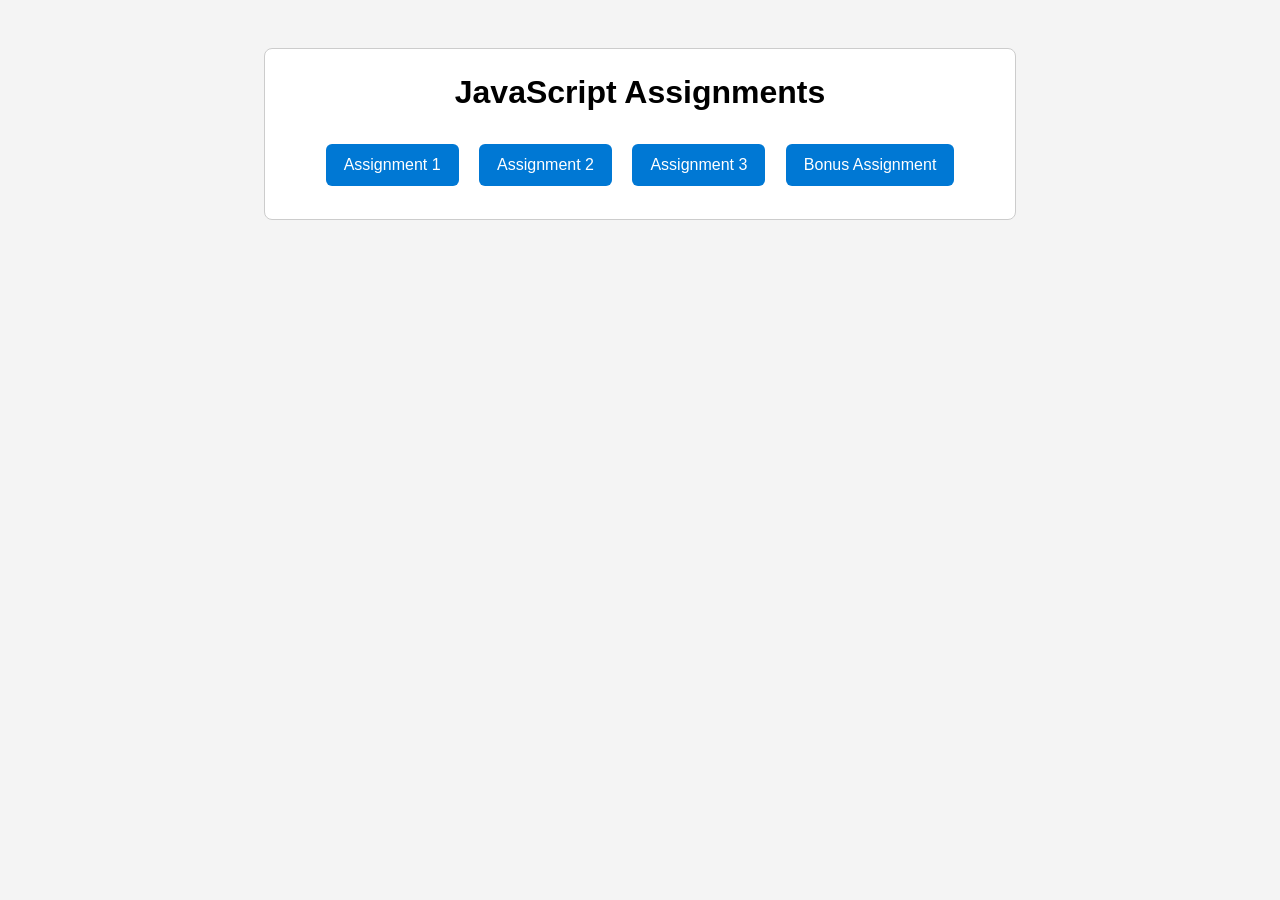
<file: assignment/index.html>
<!DOCTYPE html>
<html lang="en">
<head>
  <meta charset="UTF-8">
  <meta name="viewport" content="width=device-width, initial-scale=1.0">
  <title>JavaScript Assignment</title>
  <style>
    body {
      font-family: Arial, sans-serif;
      background-color: #f4f4f4;
      text-align: center;
      padding: 40px 20px;
    }

    .box {
      max-width: 700px;
      margin: 0 auto;
      background-color: white;
      border: 1px solid #ccc;
      border-radius: 8px;
      padding: 25px;
    }

    h1 {
      margin-top: 0;
    }

    p {
      line-height: 1.6;
    }

    .links {
      margin-top: 25px;
    }

    .links a {
      display: inline-block;
      margin: 8px;
      padding: 12px 18px;
      text-decoration: none;
      color: white;
      background-color: #0078d4;
      border-radius: 6px;
    }

    .links a:hover {
      background-color: #005ea6;
    }
  </style>
</head>
<body>
  <div class="box">
    <h1>JavaScript Assignments</h1>

    <div class="links">
      <a href="#" onclick="runAssignment1()">Assignment 1</a>
      <a href="#" onclick="runAssignment3()">Assignment 2</a>
      <a href="#" onclick="runAssignment5()">Assignment 3</a>
      <a href="#" onclick="runBonusAssignment()">Bonus Assignment</a>
    </div>
  </div>

  <script>
    function runAssignment1() {
      var name = prompt("Assignment 1\nEnter your name:");
      var age = prompt("Assignment 1\nEnter your age:");
      var city = prompt("Assignment 1\nEnter your city:");

      if (name !== null && age !== null && city !== null) {
        var studentMessage = "Hello " + name + ", you are " + age + " years old and live in " + city + ".";

        if (Number(age) >= 18) {
          studentMessage += "\nYou are an adult.";
        } else {
          studentMessage += "\nYou are a minor.";
        }

        alert(studentMessage);
      }
    }

    function runAssignment3() {
      var num1 = prompt("Assignment 3\nEnter first number:");
      var num2 = prompt("Assignment 3\nEnter second number:");

      if (num1 !== null && num2 !== null) {
        var firstNumber = Number(num1);
        var secondNumber = Number(num2);
        var calculatorMessage =
          "Addition: " + (firstNumber + secondNumber) + "\n" +
          "Subtraction: " + (firstNumber - secondNumber) + "\n" +
          "Multiplication: " + (firstNumber * secondNumber) + "\n";

        if (secondNumber === 0) {
          calculatorMessage += "Division: Cannot divide by zero";
        } else {
          calculatorMessage += "Division: " + (firstNumber / secondNumber);
        }

        alert(calculatorMessage);
      }
    }

    function runAssignment5() {
      var username = prompt("Assignment 5\nEnter username:");
      var password = prompt("Assignment 5\nEnter password:");
      var loginMessage = "";

      if (username !== null && password !== null) {
        if (username === "admin" && password === "1234") {
          loginMessage = "Welcome Admin";
        } else if (username === "teacher" && password === "1111") {
          loginMessage = "Welcome Teacher";
        } else if (username === "student" && password === "2222") {
          loginMessage = "Welcome Student";
        } else {
          loginMessage = "Invalid Credentials";
        }

        alert(loginMessage);
      }
    }

    function runBonusAssignment() {
      var systemNumber = 5;
      var guess = prompt("Bonus Assignment\nGuess the number:");

      if (guess !== null) {
        if (Number(guess) === systemNumber) {
          alert("You Win");
        } else {
          alert("Try Again");
        }
      }
    }
  </script>
</body>
</html>
</file>
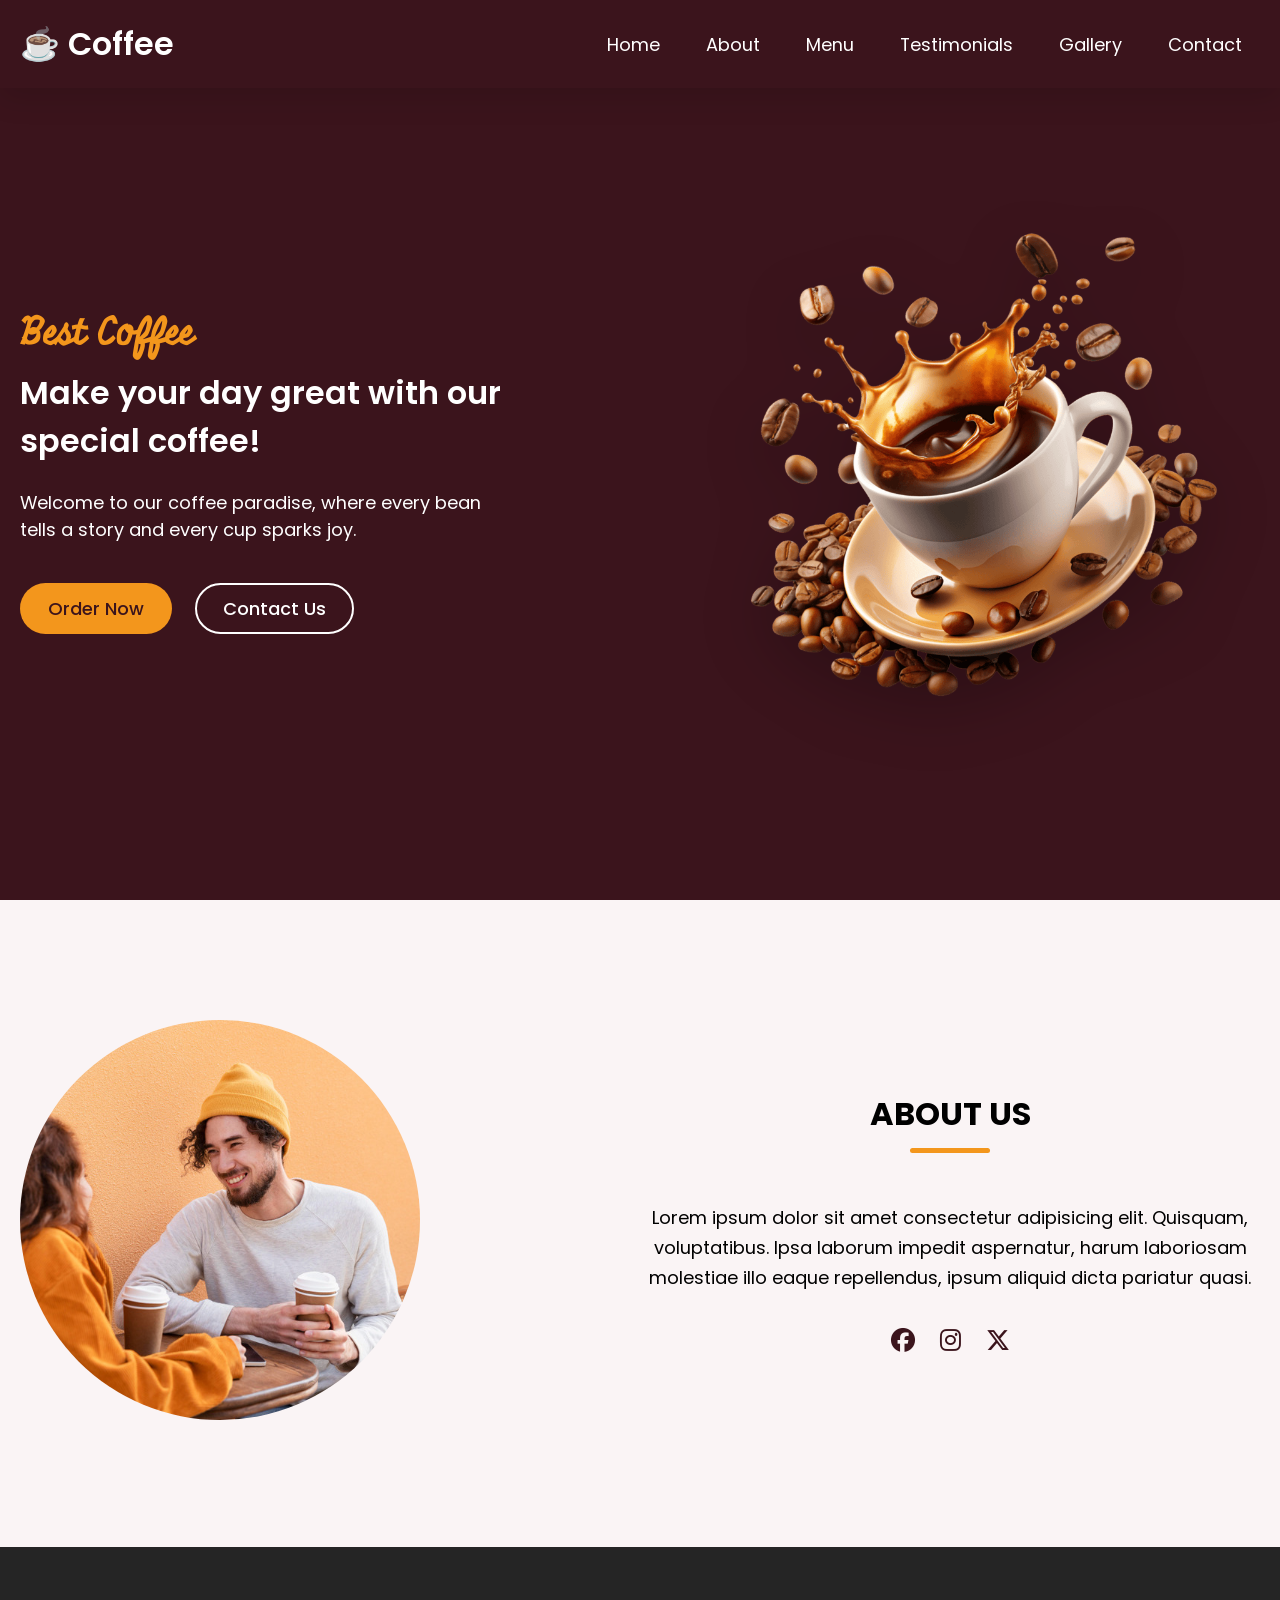
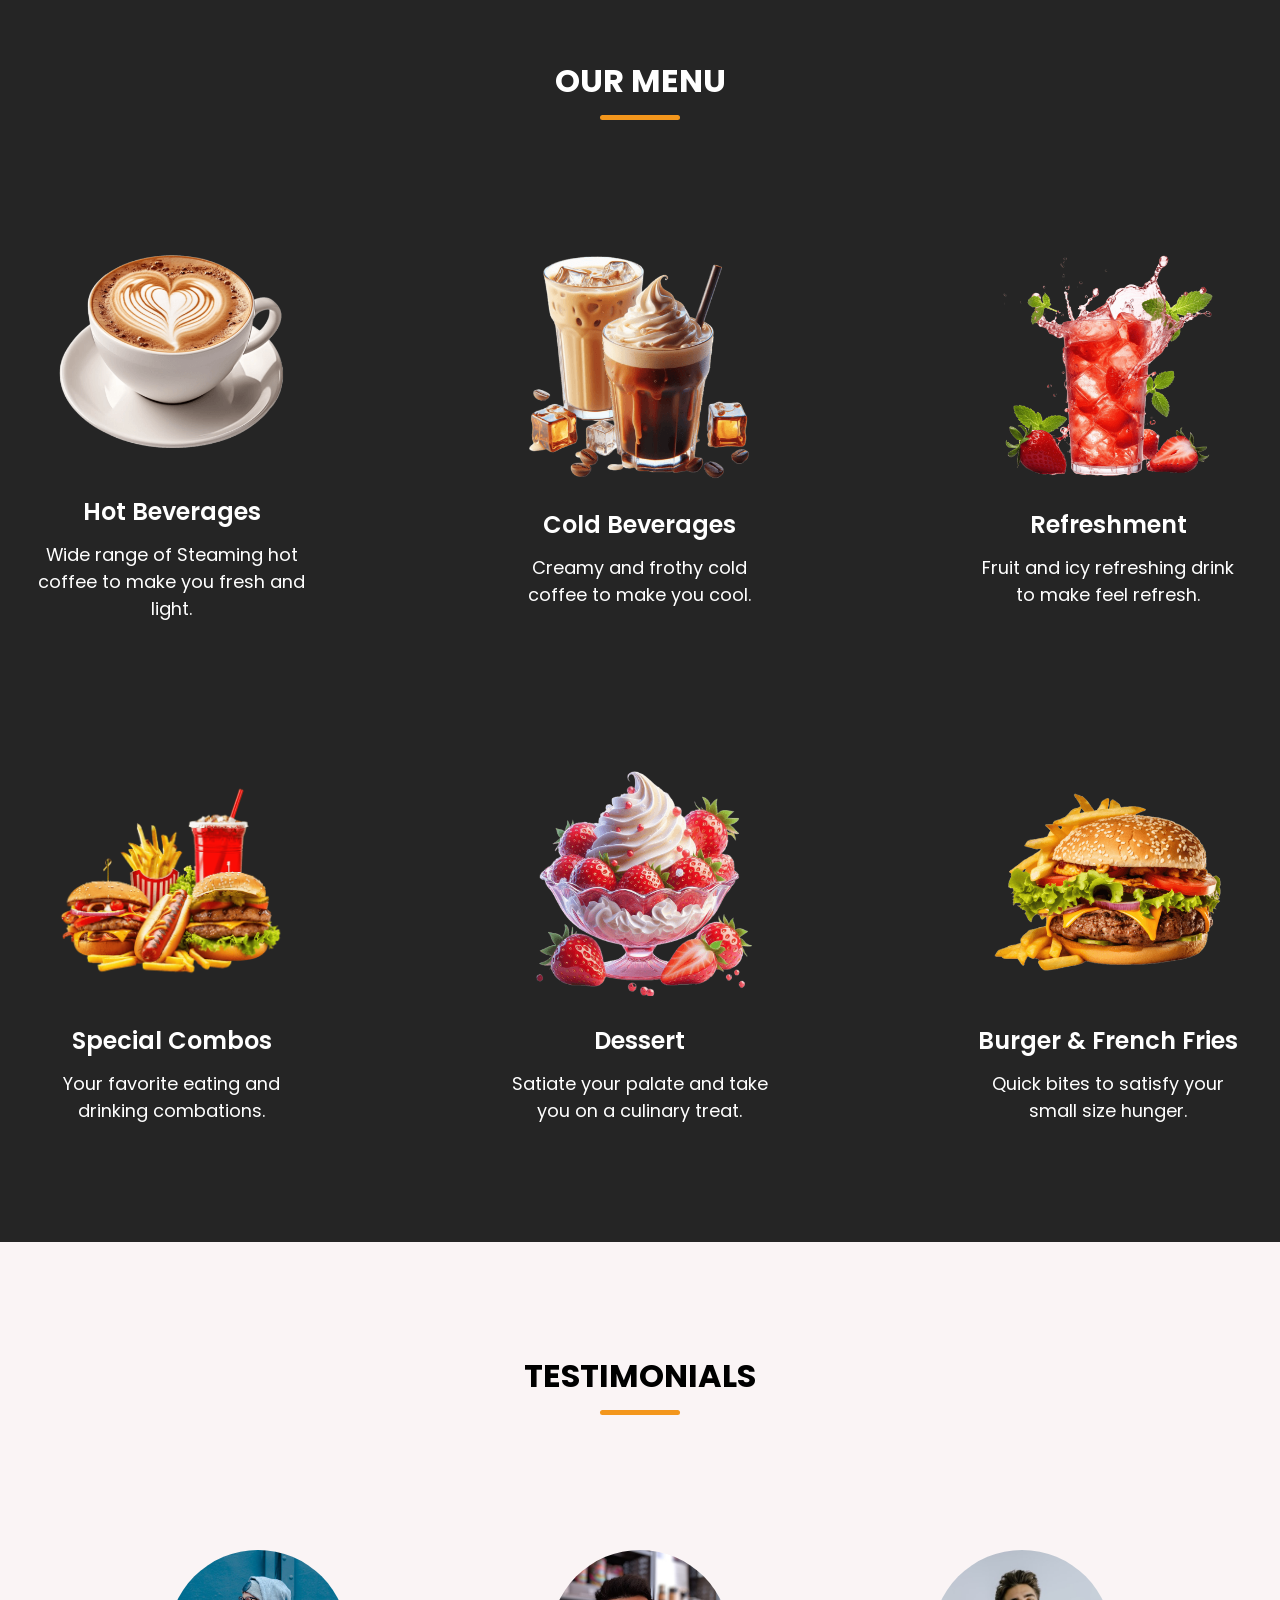
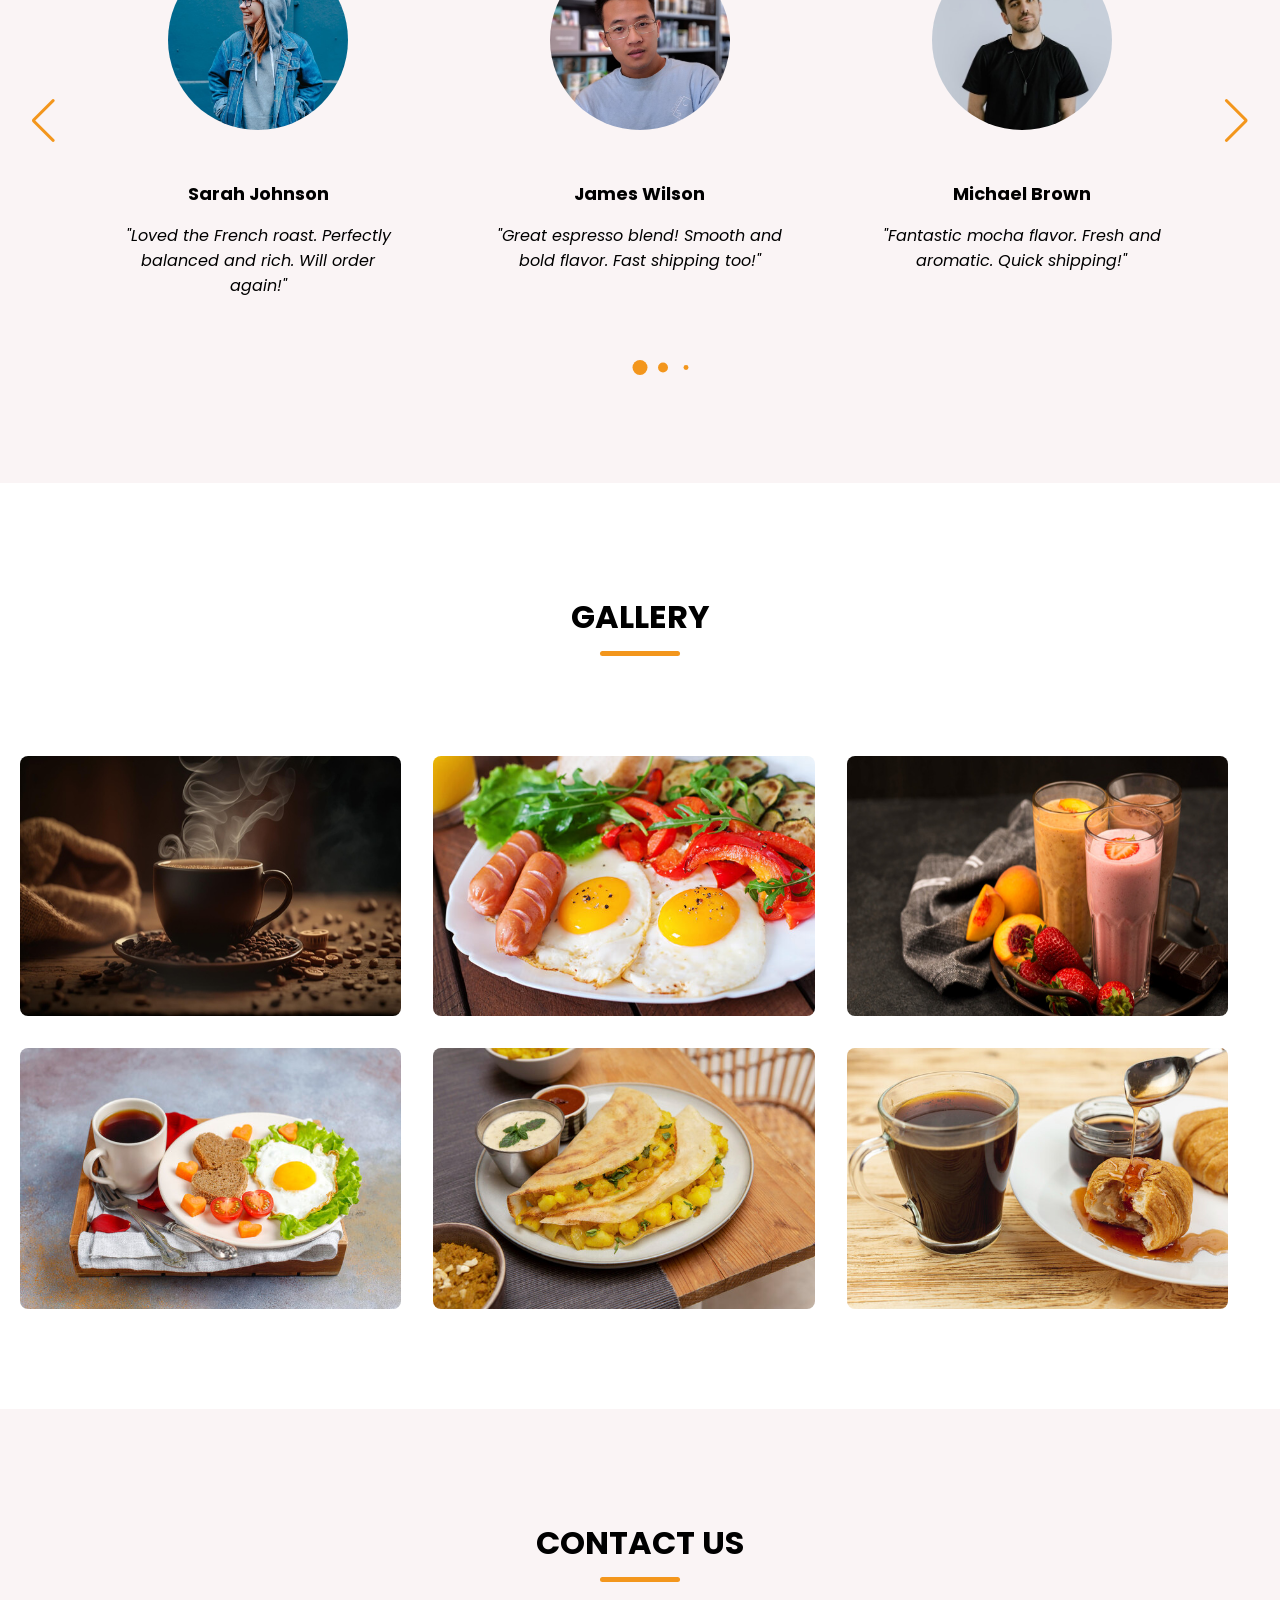
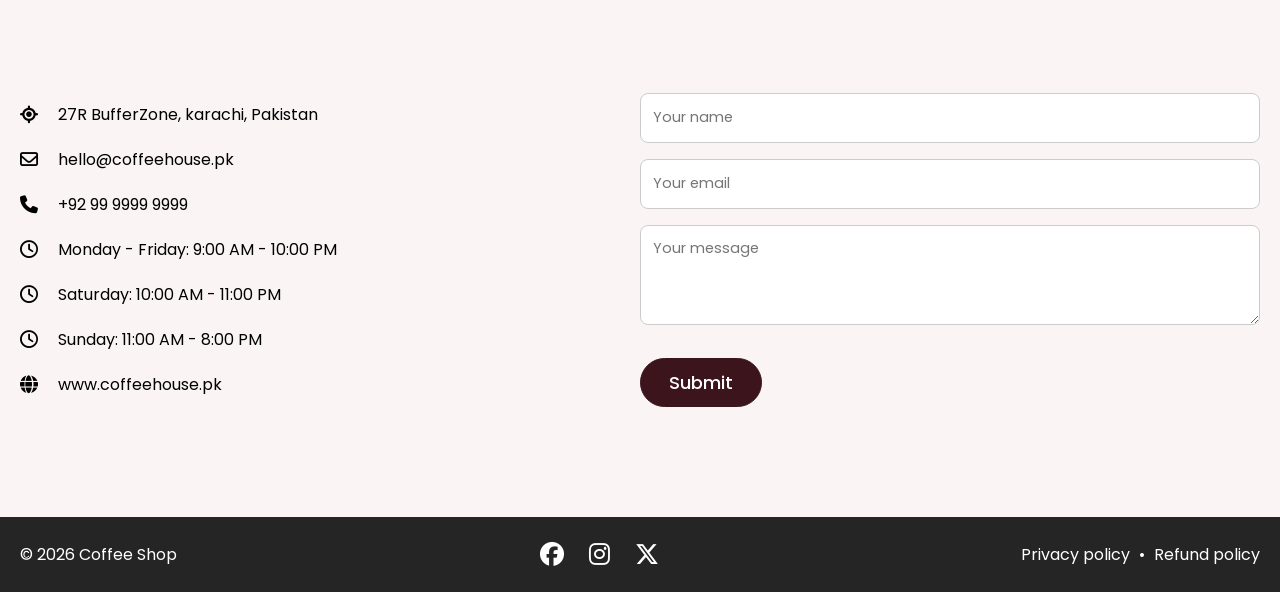
<file: coffee/index.html>
<!DOCTYPE html>
<html lang="en">
  <head>
    <meta charset="UTF-8" />
    <meta name="viewport" content="width=device-width, initial-scale=1.0" />
    <title>Coffee House</title>
    <link rel="stylesheet" href="https://cdnjs.cloudflare.com/ajax/libs/font-awesome/6.6.0/css/all.min.css" />
    <link rel="stylesheet" href="https://cdn.jsdelivr.net/npm/swiper@11/swiper-bundle.min.css" />
    <link rel="stylesheet" href="style.css" />
  </head>
  <body>
    <header class="top-stuff">
      <nav class="bar-thing weird-nav">
        <a href="#" class="logo-jugaad brand-link">
          <h2 class="coffee-word brand-name">&#9749; Coffee</h2>
        </a>
        <ul class="link-chaos">
          <button id="menu-close-button" class="fas fa-times menu-toggle" aria-label="Close navigation"></button>
          <li class="list-dude">
            <a href="#" class="clicky-thing">Home</a>
          </li>
          <li class="list-dude">
            <a href="#about" class="clicky-thing">About</a>
          </li>
          <li class="list-dude">
            <a href="#menu" class="clicky-thing">Menu</a>
          </li>
          <li class="list-dude">
            <a href="#testimonials" class="clicky-thing">Testimonials</a>
          </li>
          <li class="list-dude">
            <a href="#gallery" class="clicky-thing">Gallery</a>
          </li>
          <li class="list-dude">
            <a href="#contact" class="clicky-thing">Contact</a>
          </li>
        </ul>
        <button id="menu-open-button" class="fas fa-bars menu-toggle" aria-label="Open navigation"></button>
      </nav>
    </header>
    <main>
      <section class="hero-section">
        <div class="section-content">
          <div class="main-yap">
            <h2 class="big-line">Best Coffee</h2>
            <h3 class="small-line">Make your day great with our special coffee!</h3>
            <p class="word-soup">Welcome to our coffee paradise, where every bean tells a story and every cup sparks joy.</p>
            <div class="btn-row">
              <a href="#" class="button order-now primary-action">Order Now</a>
              <a href="#contact" class="button contact-us secondary-action">Contact Us</a>
            </div>
          </div>
          <div class="big-pic-box">
            <img src="images/coffee-hero-section.png" alt="Coffee" class="hero-image" />
          </div>
        </div>
      </section>
      <section class="about-section" id="about">
        <div class="section-content">
          <div class="about-pic-box">
            <img src="images/about-image.jpg" alt="About" class="about-image" />
          </div>
          <div class="blah-blah-box">
            <h2 class="section-title">About Us</h2>
            <p class="text about-yapping">Lorem ipsum dolor sit amet consectetur adipisicing elit. Quisquam, voluptatibus. Ipsa laborum impedit aspernatur, harum laboriosam molestiae illo eaque repellendus, ipsum aliquid dicta pariatur quasi.</p>
            <div class="social-mess">
              <a href="#" class="social-link"><i class="fa-brands fa-facebook"></i></a>
              <a href="#" class="social-link"><i class="fa-brands fa-instagram"></i></a>
              <a href="#" class="social-link"><i class="fa-brands fa-x-twitter"></i></a>
            </div>
          </div>
        </div>
      </section>
      <section class="menu-section" id="menu">
        <h2 class="section-title">Our Menu</h2>
        <div class="section-content">
          <ul class="menu-list">
            <li class="menu-item">
              <img src="images/hot-beverages.png" alt="Hot Beverages" class="menu-image" />
              <div class="snack-talk">
                <h3 class="food-name-ish">Hot Beverages</h3>
                <p class="food-line-ish">Wide range of Steaming hot coffee to make you fresh and light.</p>
              </div>
            </li>
            <li class="menu-item">
              <img src="images/cold-beverages.png" alt="Cold Beverages" class="menu-image" />
              <div class="snack-talk">
                <h3 class="food-name-ish">Cold Beverages</h3>
                <p class="food-line-ish">Creamy and frothy cold coffee to make you cool.</p>
              </div>
            </li>
            <li class="menu-item">
              <img src="images/refreshment.png" alt="Refreshment" class="menu-image" />
              <div class="snack-talk">
                <h3 class="food-name-ish">Refreshment</h3>
                <p class="food-line-ish">Fruit and icy refreshing drink to make feel refresh.</p>
              </div>
            </li>
            <li class="menu-item">
              <img src="images/special-combo.png" alt="Special Combos" class="menu-image" />
              <div class="snack-talk">
                <h3 class="food-name-ish">Special Combos</h3>
                <p class="food-line-ish">Your favorite eating and drinking combations.</p>
              </div>
            </li>
            <li class="menu-item">
              <img src="images/desserts.png" alt="Dessert" class="menu-image" />
              <div class="snack-talk">
                <h3 class="food-name-ish">Dessert</h3>
                <p class="food-line-ish">Satiate your palate and take you on a culinary treat.</p>
              </div>
            </li>
            <li class="menu-item">
              <img src="images/burger-frenchfries.png" alt="burger & French Fries" class="menu-image" />
              <div class="snack-talk">
                <h3 class="food-name-ish">Burger & French Fries</h3>
                <p class="food-line-ish">Quick bites to satisfy your small size hunger.</p>
              </div>
            </li>
          </ul>
        </div>
      </section>
      <section class="testimonials-section" id="testimonials">
        <h2 class="section-title">Testimonials</h2>
        <div class="section-content">
          <div class="slider-container swiper">
            <div class="slidey-thing">
              <ul class="testimonials-list swiper-wrapper">
                <li class="talky-card swiper-slide">
                  <img src="images/user-1.jpg" alt="User" class="face-pic" />
                  <h3 class="person-ish">Sarah Johnson</h3>
                  <i class="nice-words">"Loved the French roast. Perfectly balanced and rich. Will order again!"</i>
                </li>
                <li class="talky-card swiper-slide">
                  <img src="images/user-2.jpg" alt="User" class="face-pic" />
                  <h3 class="person-ish">James Wilson</h3>
                  <i class="nice-words">"Great espresso blend! Smooth and bold flavor. Fast shipping too!"</i>
                </li>
                <li class="talky-card swiper-slide">
                  <img src="images/user-3.jpg" alt="User" class="face-pic" />
                  <h3 class="person-ish">Michael Brown</h3>
                  <i class="nice-words">"Fantastic mocha flavor. Fresh and aromatic. Quick shipping!"</i>
                </li>
                <li class="talky-card swiper-slide">
                  <img src="images/user-4.jpg" alt="User" class="face-pic" />
                  <h3 class="person-ish">Emily Harris</h3>
                  <i class="nice-words">"Excellent quality! Fresh beans and quick delivery. Highly recommend."</i>
                </li>
                <li class="talky-card swiper-slide">
                  <img src="images/user-5.jpg" alt="User" class="face-pic" />
                  <h3 class="person-ish">Anthony Thompson</h3>
                  <i class="nice-words">"Best decaf I've tried! Smooth and flavorful. Arrived promptly."</i>
                </li>
              </ul>
              <div class="swiper-pagination"></div>
              <div class="swiper-slide-button swiper-button-prev"></div>
              <div class="swiper-slide-button swiper-button-next"></div>
            </div>
          </div>
        </div>
      </section>
      <section class="gallery-section" id="gallery">
        <h2 class="section-title">Gallery</h2>
        <div class="section-content">
          <ul class="gallery-list">
            <li class="gallery-item">
              <img src="images/gallery-1.jpg" alt="Gallery Image" class="gallery-image" />
            </li>
            <li class="gallery-item">
              <img src="images/gallery-2.jpg" alt="Gallery Image" class="gallery-image" />
            </li>
            <li class="gallery-item">
              <img src="images/gallery-3.jpg" alt="Gallery Image" class="gallery-image" />
            </li>
            <li class="gallery-item">
              <img src="images/gallery-4.jpg" alt="Gallery Image" class="gallery-image" />
            </li>
            <li class="gallery-item">
              <img src="images/gallery-5.jpg" alt="Gallery Image" class="gallery-image" />
            </li>
            <li class="gallery-item">
              <img src="images/gallery-6.jpg" alt="Gallery Image" class="gallery-image" />
            </li>
          </ul>
        </div>
      </section>
      <section class="contact-section" id="contact">
        <h2 class="section-title">Contact Us</h2>
        <div class="section-content">
          <ul class="contact-info-list">
            <li class="reach-row">
              <i class="fa-solid fa-location-crosshairs"></i>
              <p>27R BufferZone, karachi, Pakistan</p>
            </li>
            <li class="reach-row">
              <i class="fa-regular fa-envelope"></i>
              <p>hello@coffeehouse.pk</p>
            </li>
            <li class="reach-row">
              <i class="fa-solid fa-phone"></i>
              <p>+92 99 9999 9999</p>
            </li>
            <li class="reach-row">
              <i class="fa-regular fa-clock"></i>
              <p>Monday - Friday: 9:00 AM - 10:00 PM</p>
            </li>
            <li class="reach-row">
              <i class="fa-regular fa-clock"></i>
              <p>Saturday: 10:00 AM - 11:00 PM</p>
            </li>
            <li class="reach-row">
              <i class="fa-regular fa-clock"></i>
              <p>Sunday: 11:00 AM - 8:00 PM</p>
            </li>
            <li class="reach-row">
              <i class="fa-solid fa-globe"></i>
              <p>www.coffeehouse.pk</p>
            </li>
          </ul>
          <form action="#" class="contact-form">
            <input type="text" placeholder="Your name" class="form-input" required />
            <input type="email" placeholder="Your email" class="form-input" required />
            <textarea placeholder="Your message" class="form-input" required></textarea>
            <button type="submit" class="button submit-button">Submit</button>
          </form>
        </div>
      </section>
      <footer class="footer-section">
        <div class="section-content">
          <p class="copyright-text">&copy; 2026 Coffee Shop</p>
          <div class="social-mess">
            <a href="#" class="social-link"><i class="fa-brands fa-facebook"></i></a>
            <a href="#" class="social-link"><i class="fa-brands fa-instagram"></i></a>
            <a href="#" class="social-link"><i class="fa-brands fa-x-twitter"></i></a>
          </div>
          <p class="policy-text">
            <a href="#" class="policy-link">Privacy policy</a>
            <span class="separator">&bull;</span>
            <a href="#" class="policy-link">Refund policy</a>
          </p>
        </div>
      </footer>
    </main>
    <script src="https://cdn.jsdelivr.net/npm/swiper@11/swiper-bundle.min.js"></script>
    <script src="script.js"></script>
  </body>
</html>
</file>
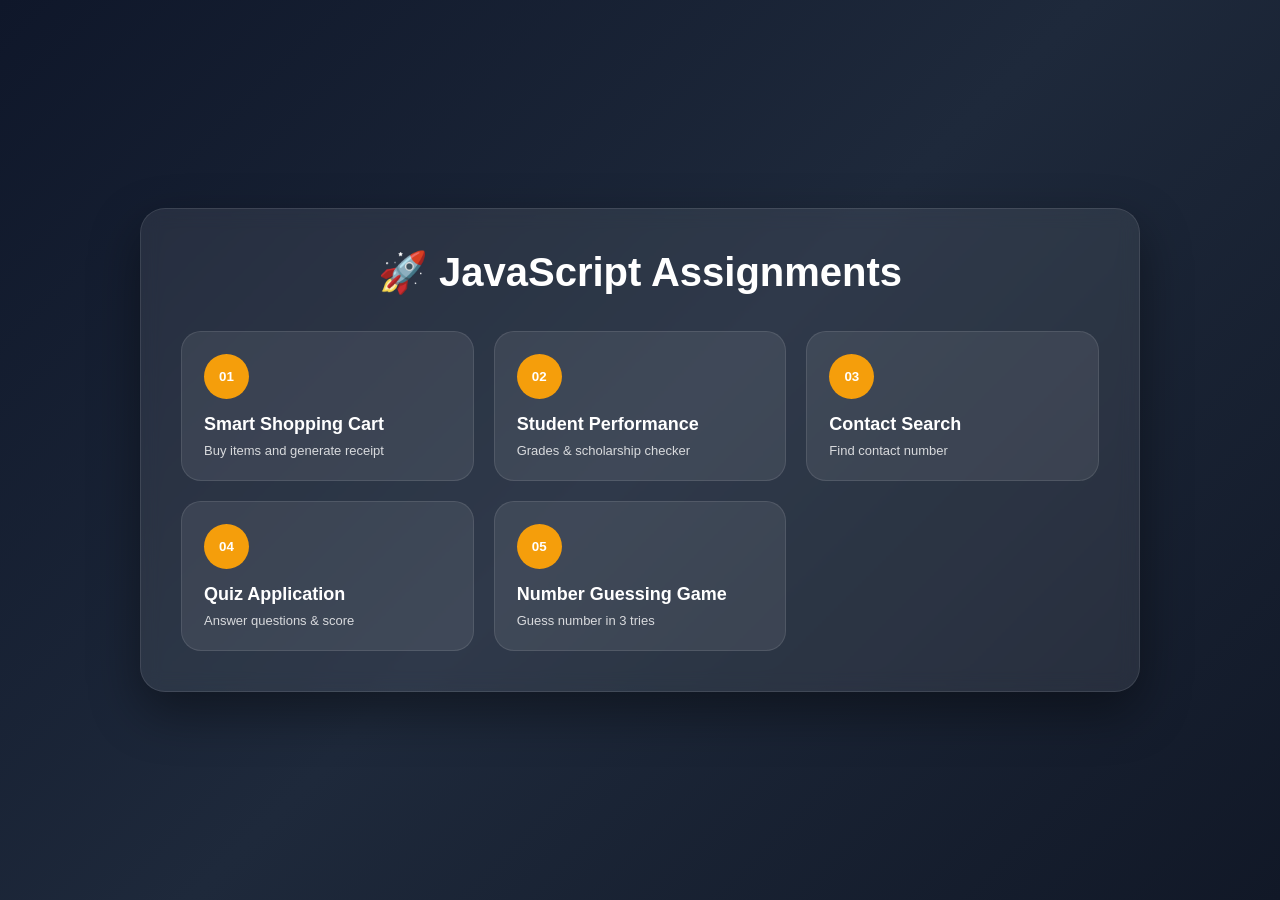
<file: js assignment 3/index.html>
<!DOCTYPE html>
<html lang="en">
<head>
<meta charset="UTF-8" />
<meta name="viewport" content="width=device-width, initial-scale=1.0"/>
<title>JavaScript Assignments</title>

<style>
*{
    margin:0;
    padding:0;
    box-sizing:border-box;
    font-family: Arial, sans-serif;
}

body{
    min-height:100vh;
    display:flex;
    justify-content:center;
    align-items:center;
    background: linear-gradient(135deg,#0f172a,#1e293b,#111827);
    padding:20px;
}

.container{
    width:100%;
    max-width:1000px;
    background: rgba(255,255,255,0.08);
    backdrop-filter: blur(10px);
    border:1px solid rgba(255,255,255,0.1);
    border-radius:25px;
    padding:40px;
    box-shadow:0 20px 50px rgba(0,0,0,0.4);
}

h1{
    text-align:center;
    color:white;
    margin-bottom:35px;
    font-size:40px;
}

.grid{
    display:grid;
    grid-template-columns:repeat(auto-fit,minmax(250px,1fr));
    gap:20px;
}

.btn{
    border:none;
    background:rgba(255,255,255,0.08);
    color:white;
    padding:22px;
    border-radius:20px;
    cursor:pointer;
    transition:0.4s;
    text-align:left;
    border:1px solid rgba(255,255,255,0.1);
}

.btn:hover{
    transform:translateY(-8px);
    background:linear-gradient(135deg,#f59e0b,#f97316);
    box-shadow:0 15px 35px rgba(249,115,22,.4);
}

.number{
    width:45px;
    height:45px;
    border-radius:50%;
    background:#f59e0b;
    color:white;
    display:flex;
    align-items:center;
    justify-content:center;
    font-weight:bold;
    margin-bottom:15px;
}

.title{
    font-size:18px;
    font-weight:bold;
}

.desc{
    font-size:13px;
    margin-top:8px;
    opacity:0.8;
}
</style>
</head>

<body>

<div class="container">
    <h1>🚀 JavaScript Assignments</h1>

    <div class="grid">

        <button class="btn" onclick="assignment01()">
            <div class="number">01</div>
            <div class="title">Smart Shopping Cart</div>
            <div class="desc">Buy items and generate receipt</div>
        </button>

        <button class="btn" onclick="assignment02()">
            <div class="number">02</div>
            <div class="title">Student Performance</div>
            <div class="desc">Grades & scholarship checker</div>
        </button>

        <button class="btn" onclick="assignment03()">
            <div class="number">03</div>
            <div class="title">Contact Search</div>
            <div class="desc">Find contact number</div>
        </button>

        <button class="btn" onclick="assignment04()">
            <div class="number">04</div>
            <div class="title">Quiz Application</div>
            <div class="desc">Answer questions & score</div>
        </button>

        <button class="btn" onclick="assignment05()">
            <div class="number">05</div>
            <div class="title">Number Guessing Game</div>
            <div class="desc">Guess number in 3 tries</div>
        </button>

    </div>
</div>

<script>

// =========================
// ASSIGNMENT 01 SHOPPING
// =========================
function assignment01(){

    var items = ["Watch","Shoes","Cap","Bracelet"];
    var prices = [25000,10000,250,500];

    var menu = "🛒 SMART SHOPPING CART\n\n";

    for(var i=0; i<items.length; i++){
        menu += (i+1) + ". " + items[i] +
        " - Rs." + prices[i] + "\n";
    }

    var choice = prompt(menu + "\nEnter Product Number:");
    var qty = prompt("Enter Quantity:");

    var index = Number(choice)-1;
    qty = Number(qty);

    if(index >= 0 && index < items.length && qty > 0){

        var subtotal = prices[index] * qty;
        var tax = subtotal * 0.05;
        var delivery = subtotal > 5000 ? 0 : 200;
        var finalTotal = subtotal + tax + delivery;

        alert(
`🧾 RECEIPT

Product: ${items[index]}
Price: Rs.${prices[index]}
Quantity: ${qty}

Subtotal: Rs.${subtotal}
Tax (5%): Rs.${tax}

Delivery: ${delivery === 0 ? "FREE" : "Rs."+delivery}

Total Bill: Rs.${finalTotal}`
);

    }else{
        alert("❌ Invalid Input!");
    }
}


// =========================
// ASSIGNMENT 02 STUDENT
// =========================
function assignment02(){

    var students = ["Ali","Sara","Zain","Hadiya"];
    var marks = [90,82,70,88];

    var report = "🎓 STUDENT PERFORMANCE\n\n";

    function grade(mark){
        if(mark >= 85){
            return "A";
        }
        else if(mark >= 70){
            return "B";
        }
        else if(mark >= 50){
            return "C";
        }
        else{
            return "Fail";
        }
    }

    for(var i=0; i<students.length; i++){

        var scholarship =
        marks[i] >= 85 ?
        "Eligible ✅" :
        "Not Eligible ❌";

        report +=
        students[i] +
        "\nMarks: " + marks[i] +
        "\nGrade: " + grade(marks[i]) +
        "\nScholarship: " + scholarship +
        "\n-----------------\n";
    }

    alert(report);
}


// =========================
// ASSIGNMENT 03 CONTACT
// =========================
function assignment03(){

    var names = ["Maham","Subhan","Hadiya","Hania","Aisha"];
    var numbers = [
        "0314-6916449",
        "0300-1112223",
        "0300-4445556",
        "0300-7778889",
        "0300-9990001"
    ];

    var search = prompt("📱 Enter Contact Name:");

    var found = false;

    for(var i=0; i<names.length; i++){

        if(search.toLowerCase() === names[i].toLowerCase()){

            alert(
"✅ Contact Found\n\n" +
"Name: " + names[i] +
"\nPhone: " + numbers[i]
            );

            found = true;
            break;
        }
    }

    if(found === false){
        alert("❌ Contact Not Found");
    }
}


// =========================
// ASSIGNMENT 04 QUIZ
// =========================
function assignment04(){

    var questions = [
        "What is 5 + 5?",
        "Capital of Pakistan?",
        "Language for website styling?"
    ];

    var answers = [
        "10",
        "Islamabad",
        "CSS"
    ];

    var score = 0;

    for(var i=0; i<questions.length; i++){

        var userAnswer =
        prompt("Question " + (i+1) +
        "\n\n" + questions[i]);

        if(
            userAnswer &&
            userAnswer.toLowerCase()
            === answers[i].toLowerCase()
        ){
            score++;
            alert("✅ Correct!");
        }
        else{
            alert(
"❌ Wrong!\nCorrect Answer: "
+ answers[i]
            );
        }
    }

    var result;

    if(score === 3){
        result = "Excellent 🌟";
    }
    else if(score >= 2){
        result = "Good 👍";
    }
    else{
        result = "Try Again 😅";
    }

    alert(
"🏆 QUIZ RESULT\n\n" +
"Score: " + score + "/3" +
"\nResult: " + result
    );
}


// =========================
// ASSIGNMENT 05 GUESS GAME
// =========================
function assignment05(){

    var random =
    Math.floor(Math.random()*10)+1;

    var won = false;

    alert(
"🎮 Number Guessing Game\n\n" +
"Guess number between 1 - 10\n" +
"You have only 3 attempts!"
    );

    for(var i=1; i<=3; i++){

        var guess =
        Number(prompt(
        "Attempt " + i +
        "\nEnter Number:"
        ));

        if(guess === random){

            alert(
"🎉 You Win!\n" +
"Correct Number: " + random
            );

            won = true;
            break;
        }
        else if(guess > random){
            alert("📉 Too High!");
        }
        else{
            alert("📈 Too Low!");
        }
    }

    if(!won){
        alert(
"😢 Better Luck Next Time!\n" +
"Correct Number Was: " +
random
        );
    }
}

</script>

</body>
</html>
</file>
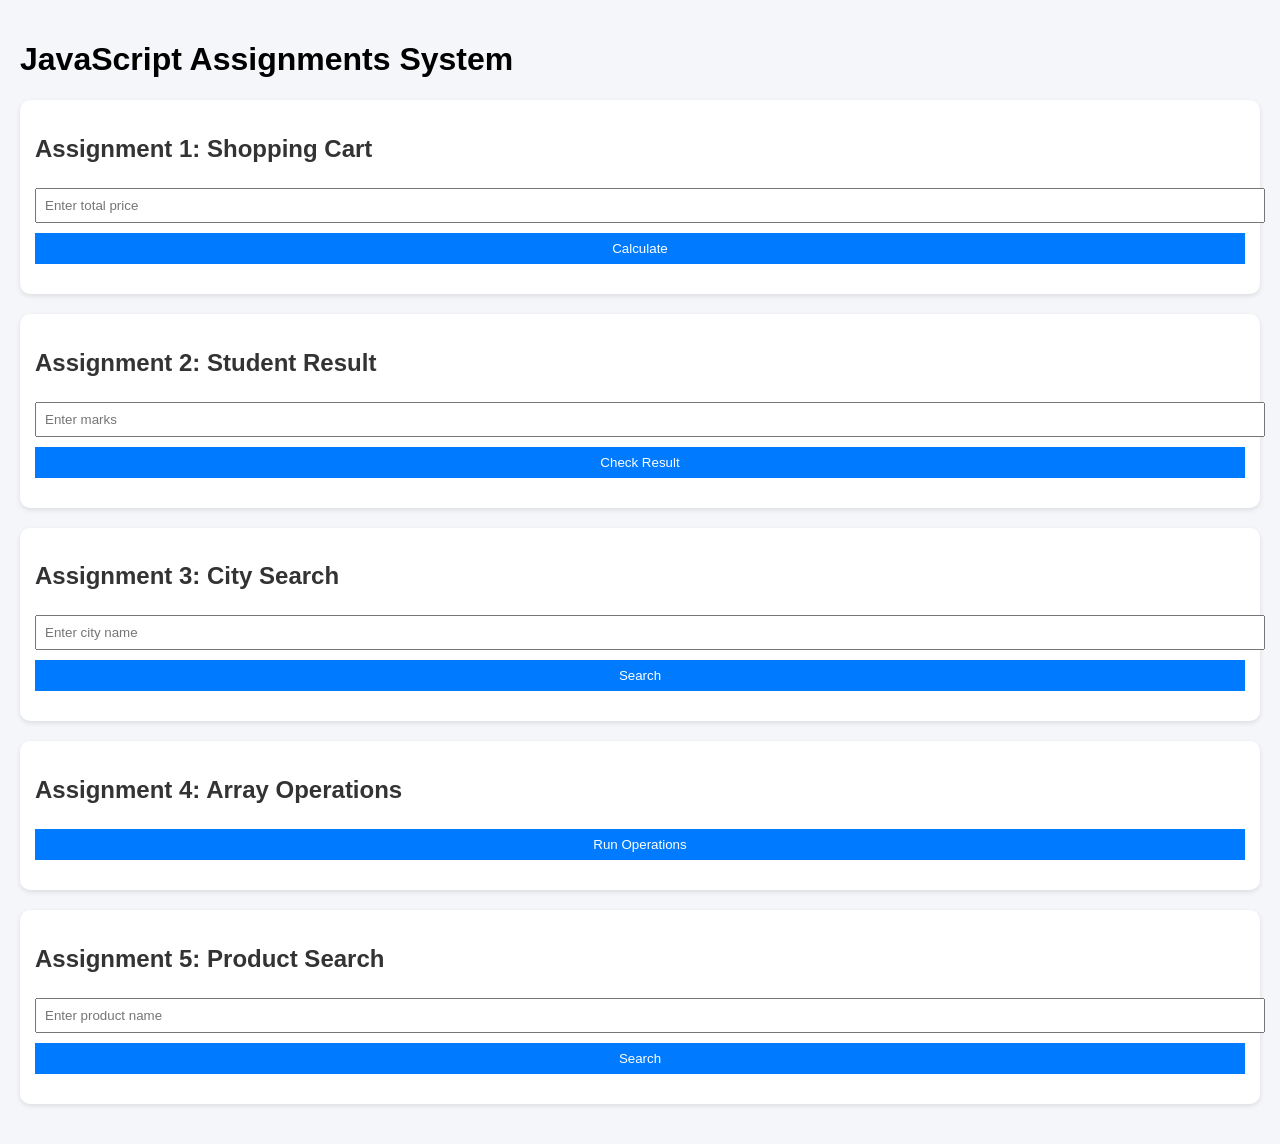
<file: js assignment/index.html>
<!DOCTYPE html>
<html lang="en">
<head>
<meta charset="UTF-8">
<title>JS Assignments</title>
<style>
    body {
        font-family: Arial, sans-serif;
        background: #f4f6f9;
        margin: 0;
        padding: 20px;
    }
    h2 {
        color: #333;
    }
    .card {
        background: white;
        padding: 15px;
        margin-bottom: 20px;
        border-radius: 10px;
        box-shadow: 0 2px 5px rgba(0,0,0,0.1);
    }
    input, button {
        padding: 8px;
        margin: 5px 0;
        width: 100%;
    }
    button {
        background: #007bff;
        color: white;
        border: none;
        cursor: pointer;
    }
    button:hover {
        background: #0056b3;
    }
    .output {
        margin-top: 10px;
        font-weight: bold;
    }
</style>
</head>
<body>

<h1>JavaScript Assignments System</h1>

<!-- Assignment 1 -->
<div class="card">
    <h2>Assignment 1: Shopping Cart</h2>
    <input type="number" id="price" placeholder="Enter total price">
    <button onclick="calculateCart()">Calculate</button>
    <div class="output" id="cartOutput"></div>
</div>

<!-- Assignment 2 -->
<div class="card">
    <h2>Assignment 2: Student Result</h2>
    <input type="number" id="marks" placeholder="Enter marks">
    <button onclick="checkResult()">Check Result</button>
    <div class="output" id="resultOutput"></div>
</div>

<!-- Assignment 3 -->
<div class="card">
    <h2>Assignment 3: City Search</h2>
    <input type="text" id="city" placeholder="Enter city name">
    <button onclick="searchCity()">Search</button>
    <div class="output" id="cityOutput"></div>
</div>

<!-- Assignment 4 -->
<div class="card">
    <h2>Assignment 4: Array Operations</h2>
    <button onclick="arrayOps()">Run Operations</button>
    <div class="output" id="arrayOutput"></div>
</div>

<!-- Assignment 5 -->
<div class="card">
    <h2>Assignment 5: Product Search</h2>
    <input type="text" id="product" placeholder="Enter product name">
    <button onclick="searchProduct()">Search</button>
    <div class="output" id="productOutput"></div>
</div>

<script>
// Assignment 1
function calculateCart() {
    let price = parseFloat(document.getElementById("price").value);
    let tax = price * 0.1;
    let total = price + tax;
    let delivery = total > 1000 ? "Free Delivery" : "Paid Delivery";

    document.getElementById("cartOutput").innerText =
        `Tax: ${tax}, Total: ${total}, ${delivery}`;
}

// Assignment 2
function checkResult() {
    let marks = document.getElementById("marks").value;
    let grade;

    if (marks >= 80) grade = "A";
    else if (marks >= 70) grade = "B";
    else if (marks >= 60) grade = "C";
    else grade = "Fail";

    let scholarship = marks >= 85 ? "Eligible for Scholarship" : "Not Eligible";

    document.getElementById("resultOutput").innerText =
        `Grade: ${grade}, ${scholarship}`;
}

// Assignment 3
function searchCity() {
    let cities = ["Karachi", "Lahore", "Islamabad", "Multan"];
    let input = document.getElementById("city").value;
    input =  input.charAt(0).toUpperCase() + input.slice(1).toLowerCase();

    let found = cities.includes(input);

    document.getElementById("cityOutput").innerText =
        found ? "City Found" : "City Not Found";
}

// Assignment 4
function arrayOps() {
    let arr = [1,2,3];

    arr.push(4);
    arr.pop();
    arr.shift();
    arr.unshift(0);

    let spliced = arr.splice(1,1);
    let sliced = arr.slice(0,2);

    document.getElementById("arrayOutput").innerText =
        `Final Array: ${arr}, Spliced: ${spliced}, Sliced: ${sliced}`;
}

// Assignment 5
function searchProduct() {
    let products = ["Phone", "Laptop", "Tablet", "Phone"];
    let input = document.getElementById("product").value;
    input = input.charAt(0).toUpperCase() + input.slice(1).toLowerCase();
    let firstIndex = products.indexOf(input);
    let lastIndex = products.lastIndexOf(input);


    if (firstIndex !== -1) {
        document.getElementById("productOutput").innerText =
            `Found at index ${firstIndex} and last at ${lastIndex}`;
    } else {
        document.getElementById("productOutput").innerText =
            "Product not found";
    }
}
</script>

</body>
</html>
</file>
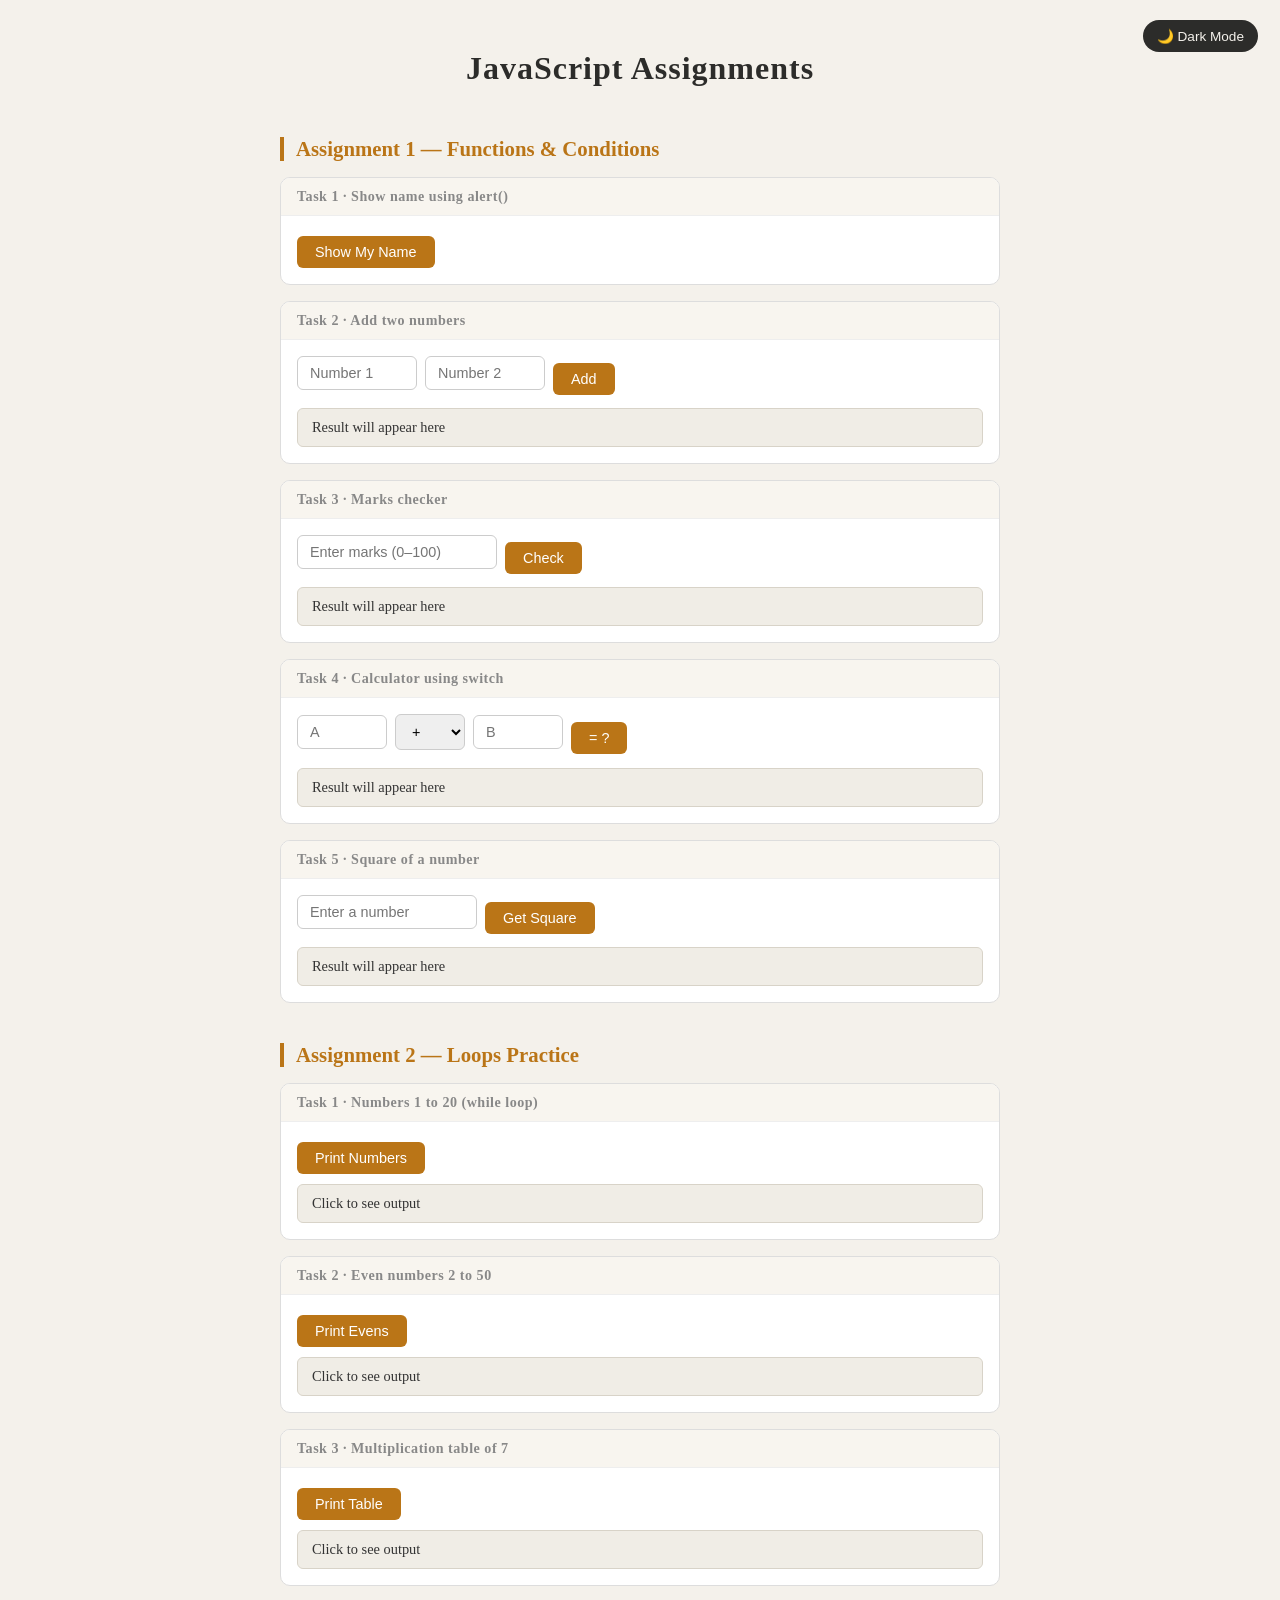
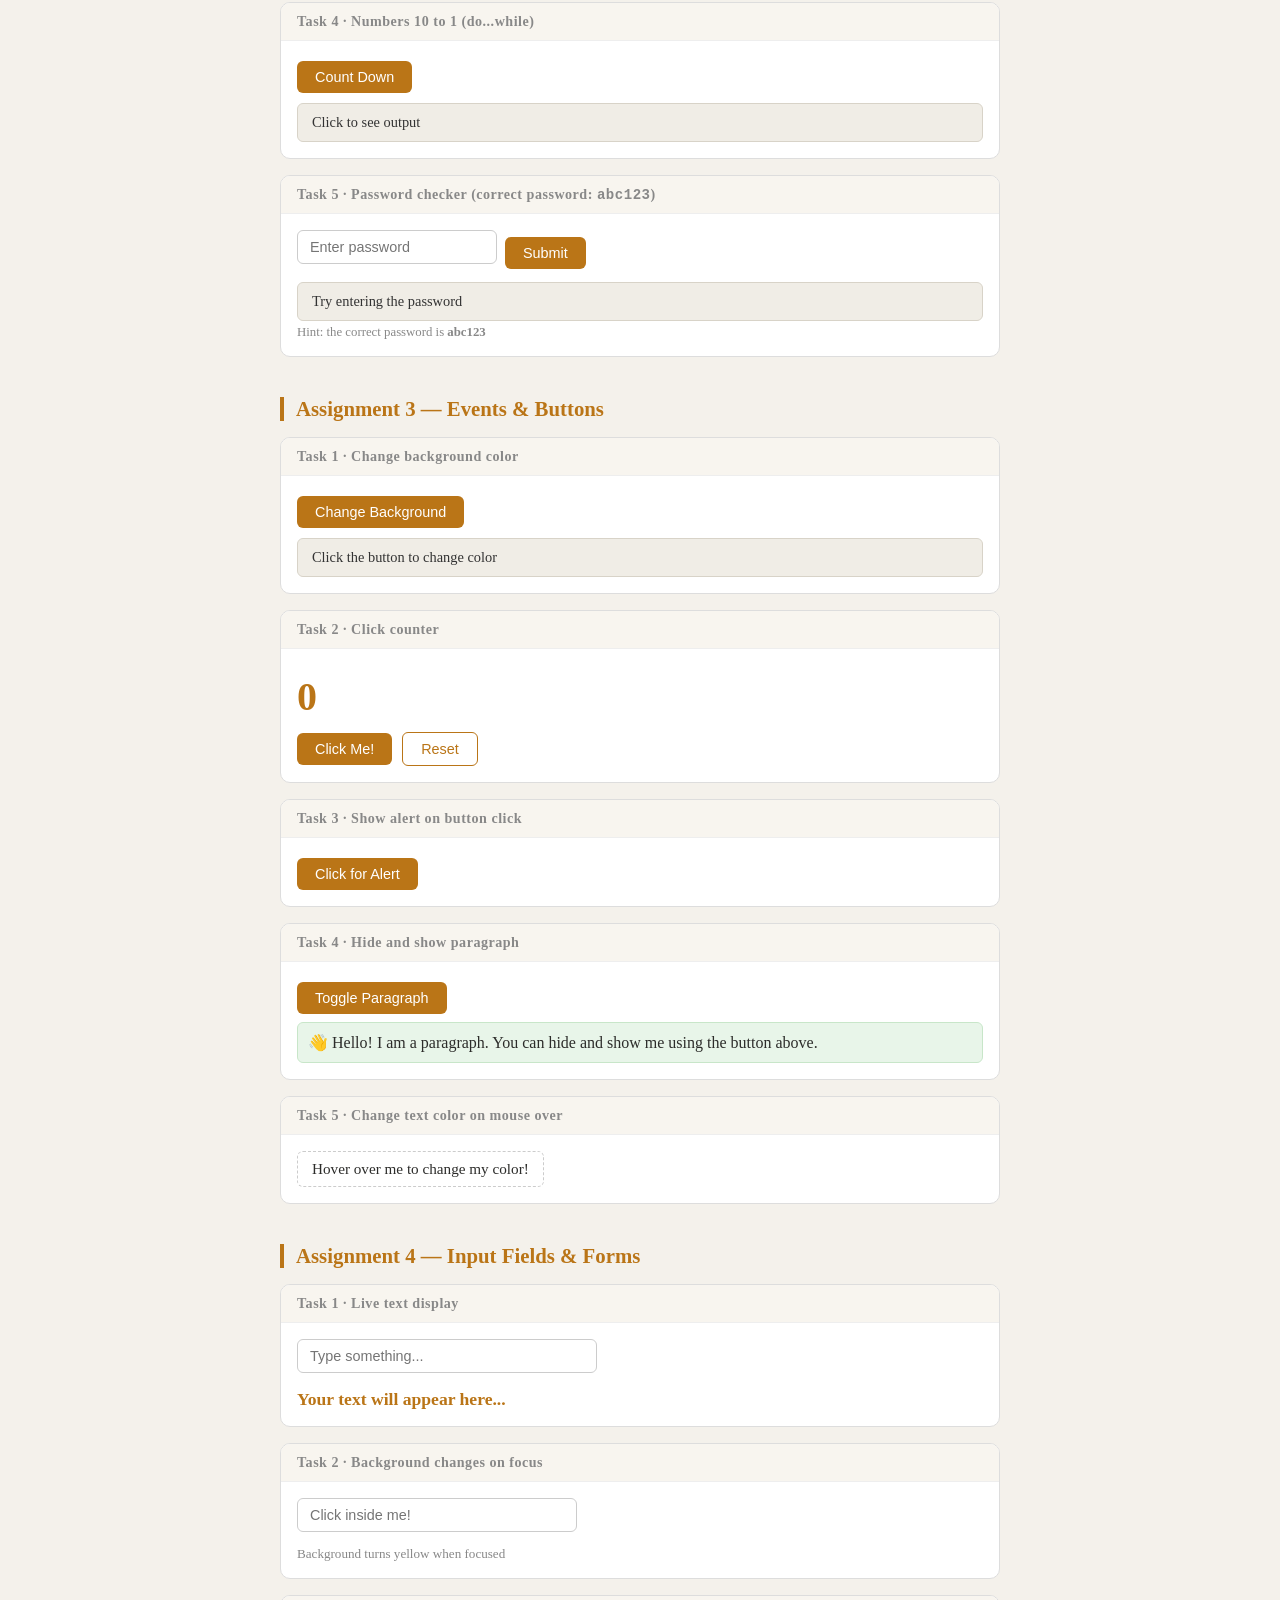
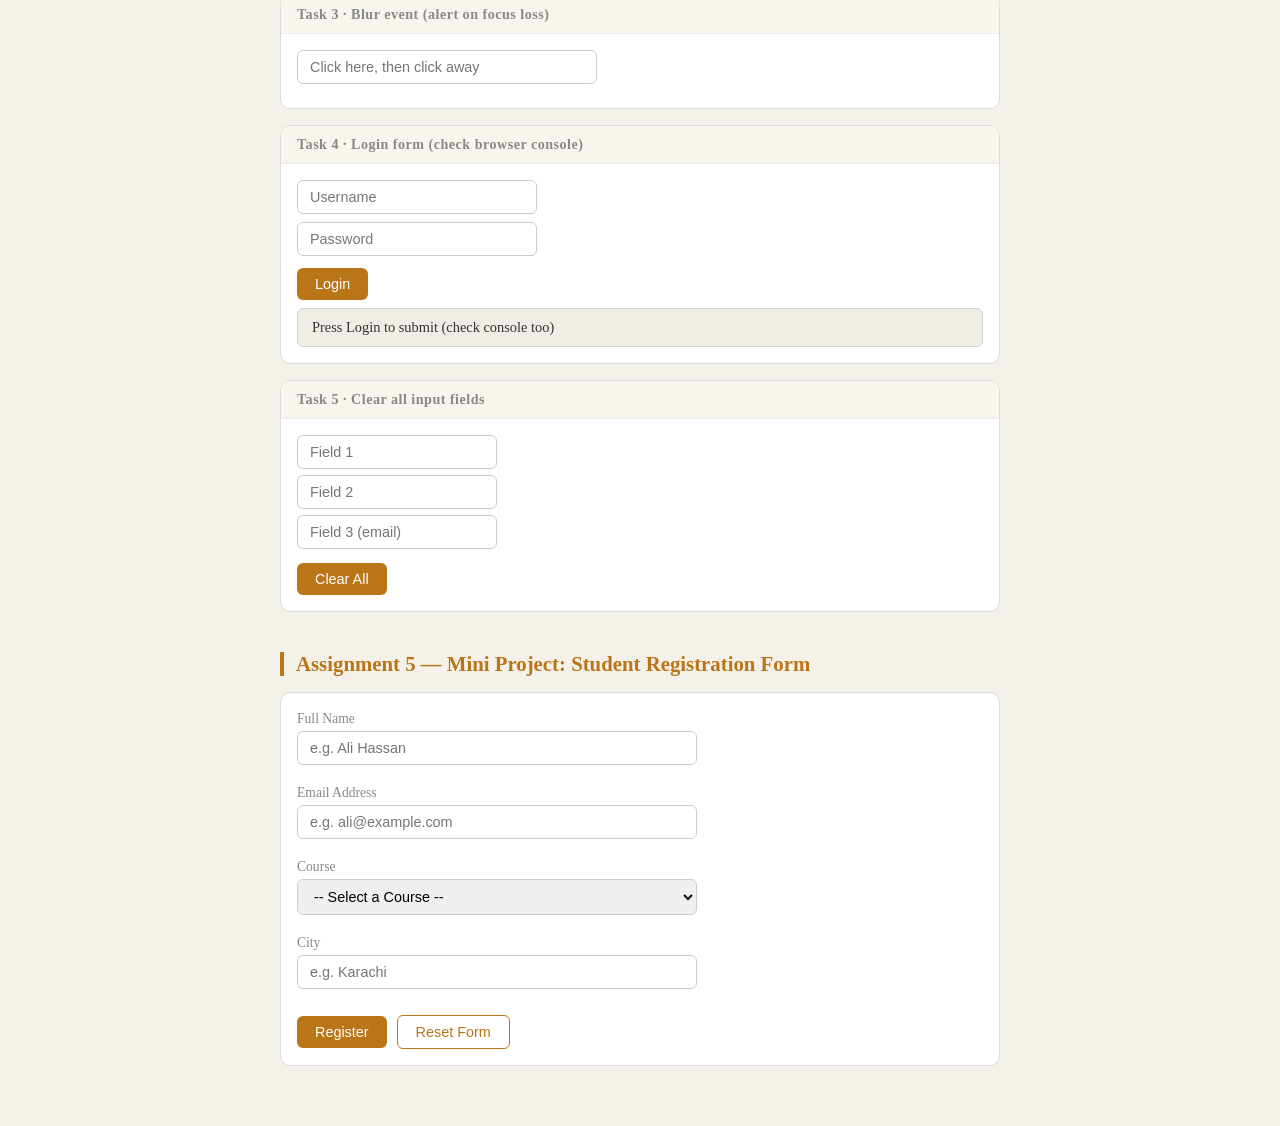
<file: js-assignment-4/index.html>
<!DOCTYPE html>
<html lang="en">
<head>
  <meta charset="UTF-8" />
  <meta name="viewport" content="width=device-width, initial-scale=1.0"/>
  <title>JavaScript Assignments</title>
  <style>
    /* ── General Reset & Base ── */
    * { box-sizing: border-box; margin: 0; padding: 0; }

    body {
      font-family: Georgia, serif;
      background: #f4f1eb;
      color: #2c2c2a;
      padding: 20px;
      transition: background 0.3s, color 0.3s;
    }

    /* ── Dark Mode ── */
    body.dark {
      background: #1a1a18;
      color: #e8e5dc;
    }
    body.dark .card { background: #2a2a28; border-color: #3a3a38; }
    body.dark input, body.dark select { background: #333; color: #e8e5dc; border-color: #555; }
    body.dark .output-box { background: #333; border-color: #555; color: #e8e5dc; }
    body.dark .task-header { background: #3a3a38; }

    /* ── Header ── */
    header {
      text-align: center;
      padding: 30px 20px 20px;
      margin-bottom: 30px;
    }
    header h1 {
      font-size: 2rem;
      font-weight: bold;
      letter-spacing: 1px;
    }
    header p {
      color: #888;
      margin-top: 6px;
      font-size: 0.95rem;
    }

    /* ── Dark Mode Toggle ── */
    #darkToggleBtn {
      position: fixed;
      top: 16px;
      right: 16px;
      padding: 8px 14px;
      background: #2c2c2a;
      color: #f4f1eb;
      border: none;
      border-radius: 20px;
      cursor: pointer;
      font-size: 0.85rem;
      z-index: 100;
    }
    body.dark #darkToggleBtn { background: #e8e5dc; color: #1a1a18; }

    /* ── Assignment Sections ── */
    .assignment {
      max-width: 720px;
      margin: 0 auto 40px;
    }
    .assignment-title {
      font-size: 1.3rem;
      font-weight: bold;
      border-left: 4px solid #ba7517;
      padding-left: 12px;
      margin-bottom: 16px;
      color: #ba7517;
    }

    /* ── Task Card ── */
    .card {
      background: #fff;
      border: 1px solid #ddd;
      border-radius: 10px;
      margin-bottom: 16px;
      overflow: hidden;
    }
    .task-header {
      background: #f8f5ef;
      padding: 10px 16px;
      font-size: 0.88rem;
      font-weight: bold;
      color: #888;
      letter-spacing: 0.5px;
      border-bottom: 1px solid #eee;
    }
    .task-body { padding: 16px; }

    /* ── Output Box ── */
    .output-box {
      margin-top: 10px;
      padding: 10px 14px;
      background: #f0ede6;
      border: 1px solid #d8d3c8;
      border-radius: 6px;
      font-size: 0.9rem;
      min-height: 36px;
      color: #333;
    }

    /* ── Inputs & Buttons ── */
    input[type="text"],
    input[type="number"],
    input[type="password"],
    input[type="email"],
    select {
      padding: 8px 12px;
      border: 1px solid #ccc;
      border-radius: 6px;
      font-size: 0.9rem;
      width: 100%;
      max-width: 280px;
      margin-bottom: 8px;
      outline: none;
    }
    input:focus { border-color: #ba7517; box-shadow: 0 0 0 2px rgba(186,117,23,0.15); }

    button {
      padding: 8px 18px;
      background: #ba7517;
      color: #fff;
      border: none;
      border-radius: 6px;
      cursor: pointer;
      font-size: 0.9rem;
      margin-right: 6px;
      margin-top: 4px;
    }
    button:hover { background: #9a6010; }
    button.secondary {
      background: transparent;
      color: #ba7517;
      border: 1px solid #ba7517;
    }
    button.secondary:hover { background: #ba7517; color: #fff; }

    /* ── Row Flex ── */
    .row { display: flex; gap: 8px; align-items: center; flex-wrap: wrap; }

    /* ── Counter ── */
    #counterDisplay {
      font-size: 2.5rem;
      font-weight: bold;
      color: #ba7517;
      margin: 8px 0;
    }

    /* ── Toggle Paragraph ── */
    #togglePara {
      padding: 10px;
      background: #e8f5e9;
      border-radius: 6px;
      border: 1px solid #c8e6c9;
      margin-top: 8px;
    }
    body.dark #togglePara { background: #1b3c1e; border-color: #2e6b33; color: #a5d6a7; }

    /* ── Hover Color Text ── */
    #hoverText {
      display: inline-block;
      padding: 8px 14px;
      border-radius: 6px;
      border: 1px dashed #ccc;
      cursor: pointer;
      font-size: 0.95rem;
      transition: color 0.3s;
    }

    /* ── Live Text Display ── */
    #liveDisplay {
      font-size: 1.1rem;
      font-weight: bold;
      color: #ba7517;
      margin-top: 8px;
    }

    /* ── Focus Input ── */
    #focusInput:focus { background: #fff8e1; border-color: #f9a825; }
    body.dark #focusInput:focus { background: #3a3000; }

    /* ── Registration Preview ── */
    #regPreview {
      margin-top: 14px;
      padding: 14px;
      border: 1px solid #d8d3c8;
      border-radius: 8px;
      background: #f9f6f0;
      display: none;
    }
    body.dark #regPreview { background: #2e2e2c; border-color: #444; }
    #regPreview h3 { font-size: 1rem; margin-bottom: 8px; color: #ba7517; }
    #regPreview p { font-size: 0.9rem; margin: 3px 0; }

    /* ── Validation Error ── */
    .error-msg { color: #c62828; font-size: 0.82rem; margin-top: 4px; }

    /* ── Marks Result ── */
    .excellent { color: #2e7d32; font-weight: bold; }
    .good      { color: #1565c0; font-weight: bold; }
    .tryagain  { color: #c62828; font-weight: bold; }
  </style>
</head>
<body>

<!-- Dark Mode Toggle -->
<button id="darkToggleBtn" onclick="toggleDarkMode()">🌙 Dark Mode</button>

<header>
  <h1>JavaScript Assignments</h1>
</header>


<!-- ══════════════════════════════════════════
     ASSIGNMENT 1 — Functions & Conditions
═══════════════════════════════════════════ -->
<div class="assignment">
  <div class="assignment-title">Assignment 1 — Functions & Conditions</div>

  <!-- Task 1: Show name using alert -->
  <div class="card">
    <div class="task-header">Task 1 · Show name using alert()</div>
    <div class="task-body">
      <button onclick="showName()">Show My Name</button>
    </div>
  </div>

  <!-- Task 2: add(a, b) -->
  <div class="card">
    <div class="task-header">Task 2 · Add two numbers</div>
    <div class="task-body">
      <div class="row">
        <input type="number" id="num1" placeholder="Number 1" style="max-width:120px"/>
        <input type="number" id="num2" placeholder="Number 2" style="max-width:120px"/>
        <button onclick="addNumbers()">Add</button>
      </div>
      <div class="output-box" id="addResult">Result will appear here</div>
    </div>
  </div>

  <!-- Task 3: Marks checker -->
  <div class="card">
    <div class="task-header">Task 3 · Marks checker</div>
    <div class="task-body">
      <div class="row">
        <input type="number" id="marks" placeholder="Enter marks (0–100)" style="max-width:200px"/>
        <button onclick="checkMarks()">Check</button>
      </div>
      <div class="output-box" id="marksResult">Result will appear here</div>
    </div>
  </div>

  <!-- Task 4: Calculator (switch) -->
  <div class="card">
    <div class="task-header">Task 4 · Calculator using switch</div>
    <div class="task-body">
      <div class="row">
        <input type="number" id="calcA" placeholder="A" style="max-width:90px"/>
        <select id="calcOp" style="max-width:70px">
          <option value="+">+</option>
          <option value="-">−</option>
          <option value="*">×</option>
          <option value="/">÷</option>
        </select>
        <input type="number" id="calcB" placeholder="B" style="max-width:90px"/>
        <button onclick="calculate()">= ?</button>
      </div>
      <div class="output-box" id="calcResult">Result will appear here</div>
    </div>
  </div>

  <!-- Task 5: Square of a number -->
  <div class="card">
    <div class="task-header">Task 5 · Square of a number</div>
    <div class="task-body">
      <div class="row">
        <input type="number" id="sqNum" placeholder="Enter a number" style="max-width:180px"/>
        <button onclick="showSquare()">Get Square</button>
      </div>
      <div class="output-box" id="sqResult">Result will appear here</div>
    </div>
  </div>
</div>


<!-- ══════════════════════════════════════════
     ASSIGNMENT 2 — Loops Practice
═══════════════════════════════════════════ -->
<div class="assignment">
  <div class="assignment-title">Assignment 2 — Loops Practice</div>

  <!-- Task 1: 1 to 20 using while -->
  <div class="card">
    <div class="task-header">Task 1 · Numbers 1 to 20 (while loop)</div>
    <div class="task-body">
      <button onclick="printOneTo20()">Print Numbers</button>
      <div class="output-box" id="loop1Out">Click to see output</div>
    </div>
  </div>

  <!-- Task 2: Even numbers 2 to 50 -->
  <div class="card">
    <div class="task-header">Task 2 · Even numbers 2 to 50</div>
    <div class="task-body">
      <button onclick="printEvens()">Print Evens</button>
      <div class="output-box" id="loop2Out">Click to see output</div>
    </div>
  </div>

  <!-- Task 3: Table of 7 -->
  <div class="card">
    <div class="task-header">Task 3 · Multiplication table of 7</div>
    <div class="task-body">
      <button onclick="printTable7()">Print Table</button>
      <div class="output-box" id="loop3Out" style="white-space:pre-line">Click to see output</div>
    </div>
  </div>

  <!-- Task 4: do...while 10 to 1 -->
  <div class="card">
    <div class="task-header">Task 4 · Numbers 10 to 1 (do...while)</div>
    <div class="task-body">
      <button onclick="countDown()">Count Down</button>
      <div class="output-box" id="loop4Out">Click to see output</div>
    </div>
  </div>

  <!-- Task 5: Password loop -->
  <div class="card">
    <div class="task-header">Task 5 · Password checker (correct password: <code>abc123</code>)</div>
    <div class="task-body">
      <div class="row">
        <input type="password" id="pwdInput" placeholder="Enter password" style="max-width:200px"/>
        <button onclick="checkPassword()">Submit</button>
      </div>
      <div class="output-box" id="pwdResult">Try entering the password</div>
      <p style="font-size:0.8rem; color:#888; margin-top:4px;">Hint: the correct password is <strong>abc123</strong></p>
    </div>
  </div>
</div>


<!-- ══════════════════════════════════════════
     ASSIGNMENT 3 — Events & Buttons
═══════════════════════════════════════════ -->
<div class="assignment">
  <div class="assignment-title">Assignment 3 — Events &amp; Buttons</div>

  <!-- Task 1: Change background color -->
  <div class="card">
    <div class="task-header">Task 1 · Change background color</div>
    <div class="task-body">
      <button onclick="changeBgColor()">Change Background</button>
      <div class="output-box" id="bgColorMsg">Click the button to change color</div>
    </div>
  </div>

  <!-- Task 2: Counter -->
  <div class="card">
    <div class="task-header">Task 2 · Click counter</div>
    <div class="task-body">
      <div id="counterDisplay">0</div>
      <button onclick="increaseCounter()">Click Me!</button>
      <button class="secondary" onclick="resetCounter()">Reset</button>
    </div>
  </div>

  <!-- Task 3: Alert on click -->
  <div class="card">
    <div class="task-header">Task 3 · Show alert on button click</div>
    <div class="task-body">
      <button onclick="showAlert()">Click for Alert</button>
    </div>
  </div>

  <!-- Task 4: Hide/Show paragraph -->
  <div class="card">
    <div class="task-header">Task 4 · Hide and show paragraph</div>
    <div class="task-body">
      <button onclick="toggleParagraph()">Toggle Paragraph</button>
      <div id="togglePara">👋 Hello! I am a paragraph. You can hide and show me using the button above.</div>
    </div>
  </div>

  <!-- Task 5: Hover color change -->
  <div class="card">
    <div class="task-header">Task 5 · Change text color on mouse over</div>
    <div class="task-body">
      <span
        id="hoverText"
        onmouseover="changeTextColor()"
        onmouseout="resetTextColor()">
        Hover over me to change my color!
      </span>
    </div>
  </div>
</div>


<!-- ══════════════════════════════════════════
     ASSIGNMENT 4 — Input Fields & Forms
═══════════════════════════════════════════ -->
<div class="assignment">
  <div class="assignment-title">Assignment 4 — Input Fields &amp; Forms</div>

  <!-- Task 1: Live text display -->
  <div class="card">
    <div class="task-header">Task 1 · Live text display</div>
    <div class="task-body">
      <input type="text" id="liveInput" placeholder="Type something..." oninput="showLiveText()" style="max-width:300px"/>
      <div id="liveDisplay">Your text will appear here...</div>
    </div>
  </div>

  <!-- Task 2: Change input background on focus -->
  <div class="card">
    <div class="task-header">Task 2 · Background changes on focus</div>
    <div class="task-body">
      <input type="text" id="focusInput" placeholder="Click inside me!" style="max-width:280px"/>
      <p style="font-size:0.82rem; color:#888; margin-top:6px;">Background turns yellow when focused</p>
    </div>
  </div>

  <!-- Task 3: Blur event -->
  <div class="card">
    <div class="task-header">Task 3 · Blur event (alert on focus loss)</div>
    <div class="task-body">
      <input
        type="text"
        id="blurInput"
        placeholder="Click here, then click away"
        onblur="blurAlert()"
        style="max-width:300px"/>
    </div>
  </div>

  <!-- Task 4: Login form → console -->
  <div class="card">
    <div class="task-header">Task 4 · Login form (check browser console)</div>
    <div class="task-body">
      <input type="text" id="loginUser" placeholder="Username" style="max-width:240px; margin-bottom:8px; display:block"/>
      <input type="password" id="loginPass" placeholder="Password" style="max-width:240px; margin-bottom:8px; display:block"/>
      <button onclick="loginForm()">Login</button>
      <div class="output-box" id="loginMsg" style="margin-top:8px">Press Login to submit (check console too)</div>
    </div>
  </div>

  <!-- Task 5: Clear all fields -->
  <div class="card">
    <div class="task-header">Task 5 · Clear all input fields</div>
    <div class="task-body">
      <input type="text"  id="clearField1" placeholder="Field 1" style="max-width:200px; margin-bottom:6px; display:block"/>
      <input type="text"  id="clearField2" placeholder="Field 2" style="max-width:200px; margin-bottom:6px; display:block"/>
      <input type="email" id="clearField3" placeholder="Field 3 (email)" style="max-width:200px; margin-bottom:10px; display:block"/>
      <button onclick="clearAllFields()">Clear All</button>
    </div>
  </div>
</div>


<!-- ══════════════════════════════════════════
     ASSIGNMENT 5 — Student Registration Form
═══════════════════════════════════════════ -->
<div class="assignment">
  <div class="assignment-title">Assignment 5 — Mini Project: Student Registration Form</div>

  <div class="card">
    <div class="task-body">

      <!-- Fields -->
      <div style="display:grid; gap:10px; max-width:400px;">
        <div>
          <label style="font-size:0.85rem; color:#888;">Full Name</label>
          <input type="text" id="regName" placeholder="e.g. Ali Hassan" style="max-width:100%; width:100%; display:block; margin-top:4px;"/>
          <div class="error-msg" id="errName"></div>
        </div>
        <div>
          <label style="font-size:0.85rem; color:#888;">Email Address</label>
          <input type="email" id="regEmail" placeholder="e.g. ali@example.com" style="max-width:100%; width:100%; display:block; margin-top:4px;"/>
          <div class="error-msg" id="errEmail"></div>
        </div>
        <div>
          <label style="font-size:0.85rem; color:#888;">Course</label>
          <select id="regCourse" style="max-width:100%; width:100%; display:block; margin-top:4px;">
            <option value="">-- Select a Course --</option>
            <option value="Web Development">Web Development</option>
            <option value="Python Programming">Python Programming</option>
            <option value="Data Science">Data Science</option>
            <option value="Graphic Design">Graphic Design</option>
          </select>
          <div class="error-msg" id="errCourse"></div>
        </div>
        <div>
          <label style="font-size:0.85rem; color:#888;">City</label>
          <input type="text" id="regCity" placeholder="e.g. Karachi" style="max-width:100%; width:100%; display:block; margin-top:4px;"/>
          <div class="error-msg" id="errCity"></div>
        </div>
      </div>

      <div style="margin-top:14px;">
        <button onclick="submitRegistration()">Register</button>
        <button class="secondary" onclick="resetForm()">Reset Form</button>
      </div>

      <!-- Data Preview -->
      <div id="regPreview">
        <h3>✅ Registration Successful!</h3>
        <p><strong>Name:</strong>   <span id="pvName"></span></p>
        <p><strong>Email:</strong>  <span id="pvEmail"></span></p>
        <p><strong>Course:</strong> <span id="pvCourse"></span></p>
        <p><strong>City:</strong>   <span id="pvCity"></span></p>
        <p style="margin-top:8px; font-size:0.82rem; color:#888;" id="pvCourseMsg"></p>
      </div>

    </div>
  </div>
</div>


<!-- ══════════════════════════════════════════
     JAVASCRIPT
═══════════════════════════════════════════ -->
<script>

  /* ── Dark Mode ──────────────────────────── */
  function toggleDarkMode() {
    // Toggle dark class on body
    document.body.classList.toggle("dark");
    var btn = document.getElementById("darkToggleBtn");
    if (document.body.classList.contains("dark")) {
      btn.textContent = "☀️ Light Mode";
    } else {
      btn.textContent = "🌙 Dark Mode";
    }
  }


  /* ── ASSIGNMENT 1 ───────────────────────── */

  // Task 1: Show name using alert
  function showName() {
    alert("My name is Umar!");
  }

  // Task 2: add(a, b) function
  function add(a, b) {
    return a + b;
  }
  function addNumbers() {
    var a = Number(document.getElementById("num1").value);
    var b = Number(document.getElementById("num2").value);
    var result = add(a, b);
    document.getElementById("addResult").textContent = a + " + " + b + " = " + result;
  }

  // Task 3: Check marks
  function checkMarks() {
    var marks = Number(document.getElementById("marks").value);
    var resultDiv = document.getElementById("marksResult");
    var msg = "";
    var cls = "";

    if (marks >= 80) {
      msg = "🌟 Excellent!";
      cls = "excellent";
    } else if (marks >= 50) {
      msg = "👍 Good";
      cls = "good";
    } else {
      msg = "😞 Try Again";
      cls = "tryagain";
    }

    resultDiv.innerHTML = "<span class='" + cls + "'>" + msg + "</span>";
  }

  // Task 4: Calculator using switch
  function calculate() {
    var a  = Number(document.getElementById("calcA").value);
    var b  = Number(document.getElementById("calcB").value);
    var op = document.getElementById("calcOp").value;
    var result;

    switch (op) {
      case "+": result = a + b; break;
      case "-": result = a - b; break;
      case "*": result = a * b; break;
      case "/":
        if (b === 0) {
          document.getElementById("calcResult").textContent = "Cannot divide by zero!";
          return;
        }
        result = a / b;
        break;
    }

    document.getElementById("calcResult").textContent = a + " " + op + " " + b + " = " + result;
  }

  // Task 5: Return square of a number
  function getSquare(n) {
    return n * n;
  }
  function showSquare() {
    var n = Number(document.getElementById("sqNum").value);
    document.getElementById("sqResult").textContent = "Square of " + n + " = " + getSquare(n);
  }


  /* ── ASSIGNMENT 2 ───────────────────────── */

  // Task 1: Print 1 to 20 using while loop
  function printOneTo20() {
    var i = 1;
    var output = "";
    while (i <= 20) {
      output += i + "  ";
      i++;
    }
    document.getElementById("loop1Out").textContent = output;
  }

  // Task 2: Even numbers 2 to 50
  function printEvens() {
    var i = 2;
    var output = "";
    while (i <= 50) {
      output += i + "  ";
      i += 2;
    }
    document.getElementById("loop2Out").textContent = output;
  }

  // Task 3: Table of 7 using for loop
  function printTable7() {
    var output = "";
    for (var i = 1; i <= 10; i++) {
      output += "7 × " + i + " = " + (7 * i) + "\n";
    }
    document.getElementById("loop3Out").textContent = output;
  }

  // Task 4: do...while countdown 10 to 1
  function countDown() {
    var i = 10;
    var output = "";
    do {
      output += i + "  ";
      i--;
    } while (i >= 1);
    document.getElementById("loop4Out").textContent = output;
  }

  // Task 5: Password check
  var correctPassword = "abc123";
  var attempts = 0;

  function checkPassword() {
    var entered = document.getElementById("pwdInput").value;
    var resultDiv = document.getElementById("pwdResult");
    attempts++;

    if (entered === correctPassword) {
      resultDiv.textContent = "✅ Correct password! Logged in after " + attempts + " attempt(s).";
      resultDiv.style.color = "#2e7d32";
      attempts = 0;
    } else {
      resultDiv.textContent = "❌ Wrong password. Attempts: " + attempts + ". Try again!";
      resultDiv.style.color = "#c62828";
    }
    document.getElementById("pwdInput").value = "";
  }


  /* ── ASSIGNMENT 3 ───────────────────────── */

  // Task 1: Change background color
  var bgColors = ["#fce4ec", "#e8f5e9", "#e3f2fd", "#fff3e0", "#f3e5f5"];
  var bgIndex  = 0;

  function changeBgColor() {
    document.body.style.background = bgColors[bgIndex];
    document.getElementById("bgColorMsg").textContent = "Background changed to: " + bgColors[bgIndex];
    bgIndex = (bgIndex + 1) % bgColors.length;
  }

  // Task 2: Click counter
  var counter = 0;

  function increaseCounter() {
    counter++;
    document.getElementById("counterDisplay").textContent = counter;
  }
  function resetCounter() {
    counter = 0;
    document.getElementById("counterDisplay").textContent = counter;
  }

  // Task 3: Alert on click
  function showAlert() {
    alert("🎉 Hello! You clicked the button!");
  }

  // Task 4: Toggle paragraph
  function toggleParagraph() {
    var para = document.getElementById("togglePara");
    if (para.style.display === "none") {
      para.style.display = "block";
    } else {
      para.style.display = "none";
    }
  }

  // Task 5: Change text color on mouseover
  function changeTextColor() {
    document.getElementById("hoverText").style.color = "#ba7517";
  }
  function resetTextColor() {
    document.getElementById("hoverText").style.color = "";
  }


  /* ── ASSIGNMENT 4 ───────────────────────── */

  // Task 1: Live text display
  function showLiveText() {
    var text = document.getElementById("liveInput").value;
    document.getElementById("liveDisplay").textContent = text || "Your text will appear here...";
  }

  // Task 3: Blur alert
  function blurAlert() {
    alert("You left the input field!");
  }

  // Task 4: Login form → console
  function loginForm() {
    var user = document.getElementById("loginUser").value;
    var pass = document.getElementById("loginPass").value;
    console.log("Username: " + user);
    console.log("Password: " + pass);
    document.getElementById("loginMsg").textContent = "Submitted! Username: " + user + " (check console for details)";
  }

  // Task 5: Clear all input fields
  function clearAllFields() {
    document.getElementById("clearField1").value = "";
    document.getElementById("clearField2").value = "";
    document.getElementById("clearField3").value = "";
  }


  /* ── ASSIGNMENT 5 — Registration Form ───── */

  // Function 1: Validate fields (returns true if valid)
  function validateForm() {
    var isValid = true;

    // Clear previous errors
    document.getElementById("errName").textContent   = "";
    document.getElementById("errEmail").textContent  = "";
    document.getElementById("errCourse").textContent = "";
    document.getElementById("errCity").textContent   = "";

    // Check each field using a loop and array
    var fields = [
      { id: "regName",   errId: "errName",   label: "Name"   },
      { id: "regEmail",  errId: "errEmail",  label: "Email"  },
      { id: "regCourse", errId: "errCourse", label: "Course" },
      { id: "regCity",   errId: "errCity",   label: "City"   }
    ];

    for (var i = 0; i < fields.length; i++) {
      var value = document.getElementById(fields[i].id).value.trim();
      if (value === "") {
        document.getElementById(fields[i].errId).textContent = fields[i].label + " is required!";
        isValid = false;
      }
    }

    return isValid;
  }

  // Function 2: Get course message using switch
  function getCourseMessage(course) {
    var msg = "";
    switch (course) {
      case "Web Development":    msg = "Great choice! You will learn HTML, CSS, and JavaScript."; break;
      case "Python Programming": msg = "Excellent! Python is great for beginners.";              break;
      case "Data Science":       msg = "Amazing! Data Science is the future.";                   break;
      case "Graphic Design":     msg = "Creative path! Design skills are always in demand.";     break;
      default:                   msg = "";
    }
    return msg;
  }

  // Submit registration
  function submitRegistration() {
    // Validate first
    if (!validateForm()) {
      return;
    }

    // Read values
    var name   = document.getElementById("regName").value.trim();
    var email  = document.getElementById("regEmail").value.trim();
    var course = document.getElementById("regCourse").value;
    var city   = document.getElementById("regCity").value.trim();

    // Display data on page
    document.getElementById("pvName").textContent   = name;
    document.getElementById("pvEmail").textContent  = email;
    document.getElementById("pvCourse").textContent = course;
    document.getElementById("pvCity").textContent   = city;
    document.getElementById("pvCourseMsg").textContent = getCourseMessage(course);

    // Show preview
    document.getElementById("regPreview").style.display = "block";
  }

  // Reset registration form
  function resetForm() {
    document.getElementById("regName").value    = "";
    document.getElementById("regEmail").value   = "";
    document.getElementById("regCourse").value  = "";
    document.getElementById("regCity").value    = "";
    document.getElementById("regPreview").style.display = "none";
    document.getElementById("errName").textContent  = "";
    document.getElementById("errEmail").textContent = "";
    document.getElementById("errCourse").textContent = "";
    document.getElementById("errCity").textContent  = "";
  }

</script>
</body>
</html>
</file>
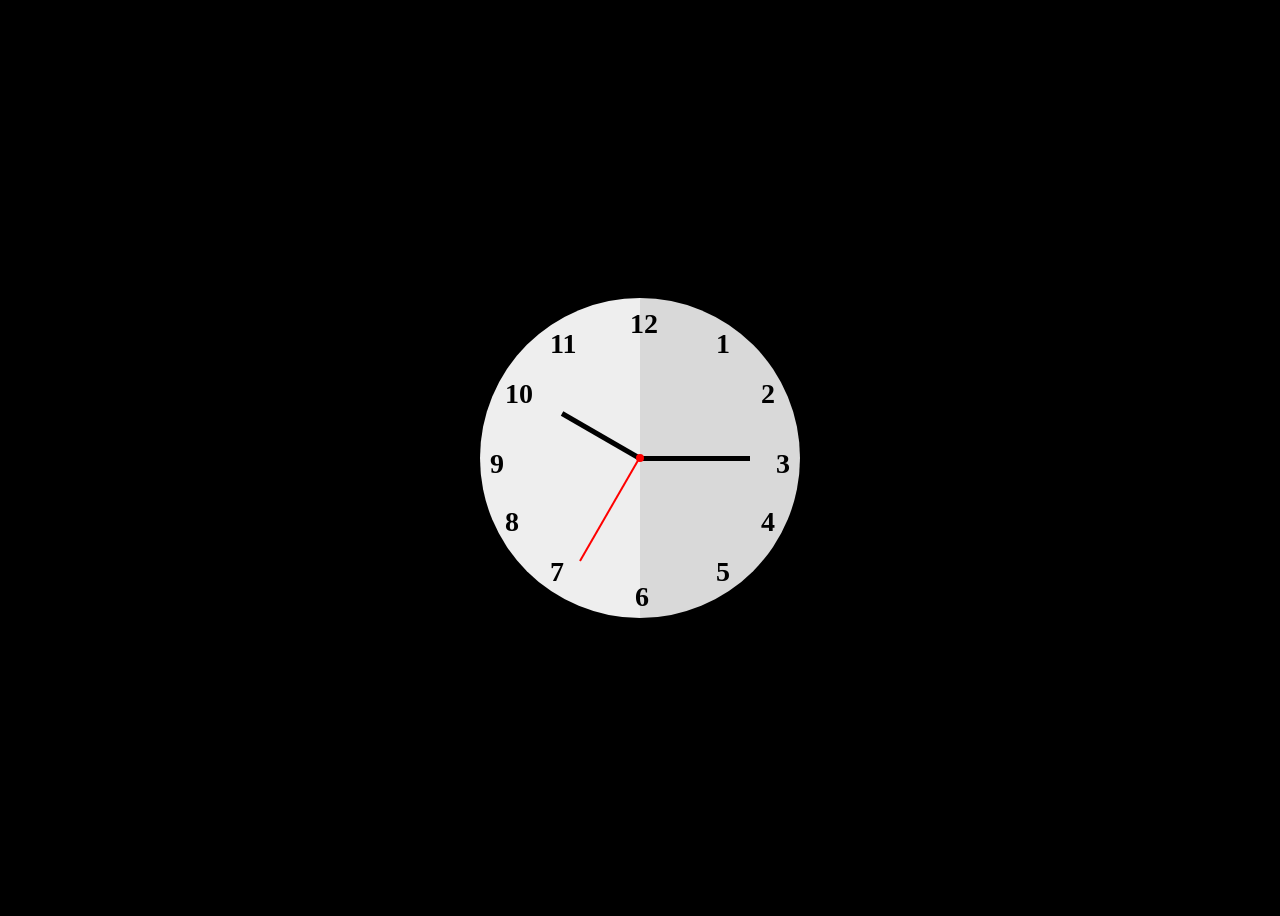
<file: clock.html>
<!DOCTYPE html>
<html>
<head>
<title>Clock UI</title>
<style>

body{
background:black;
height:100vh;
position:relative;
}

.clock{
width:320px;
height:320px;
border-radius:50%;
background:linear-gradient(to right,#eee 50%,#d9d9d9 50%);
position:absolute;
top:50%;
left:50%;
transform:translate(-50%,-50%);
}

.num{
position:absolute;
font-size:28px;
font-weight:bold;
}

.n12{top:10px;left:150px;}
.n1{top:30px;right:70px;}
.n2{top:80px;right:25px;}
.n3{top:150px;right:10px;}
.n4{bottom:80px;right:25px;}
.n5{bottom:30px;right:70px;}
.n6{bottom:5px;left:155px;}
.n7{bottom:30px;left:70px;}
.n8{bottom:80px;left:25px;}
.n9{top:150px;left:10px;}
.n10{top:80px;left:25px;}
.n11{top:30px;left:70px;}

.hour{
width:90px;
height:5px;
background:black;
position:absolute;
top:158px;
left:160px;
transform-origin:left;
transform:rotate(210deg);
}

.minute{
width:110px;
height:5px;
background:black;
position:absolute;
top:158px;
left:160px;
transform-origin:left;
transform:rotate(0deg);
}

.second{
width:120px;
height:2px;
background:red;
position:absolute;
top:158px;
left:160px;
transform-origin:left;
transform:rotate(120deg);
}

.center{
width:8px;
height:8px;
background:red;
border-radius:50%;
position:absolute;
top:156px;
left:156px;
}

</style>
</head>

<body>

<div class="clock">

<div class="num n12">12</div>
<div class="num n1">1</div>
<div class="num n2">2</div>
<div class="num n3">3</div>
<div class="num n4">4</div>
<div class="num n5">5</div>
<div class="num n6">6</div>
<div class="num n7">7</div>
<div class="num n8">8</div>
<div class="num n9">9</div>
<div class="num n10">10</div>
<div class="num n11">11</div>

<div class="hour"></div>
<div class="minute"></div>
<div class="second"></div>
<div class="center"></div>

</div>

</body>
</html>
</file>
<file: coffee/style.css>
@import url('https://fonts.googleapis.com/css2?family=Miniver&family=Poppins:ital,wght@0,400;0,500;0,600;0,700;1,400&display=swap');
* {
  padding: 0;
  margin: 0;
  box-sizing: border-box;
  font-family: "Poppins", sans-serif;
}
:root {
  /* Colors */
  --white-color: #fff;
  --dark-color: #252525;
  --primary-color: #3b141c;
  --secondary-color: #f3961c;
  --light-pink-color: #faf4f5;
  --medium-gray-color: #ccc;
  /* Font size */
  --font-size-s: 0.9rem;
  --font-size-n: 1rem;
  --font-size-m: 1.12rem;
  --font-size-l: 1.5rem;
  --font-size-xl: 2rem;
  --font-size-xxl: 2.3rem;
  /* Font weight */
  --font-weight-normal: 400;
  --font-weight-medium: 500;
  --font-weight-semibold: 600;
  --font-weight-bold: 700;
  /* Border radius */
  --border-radius-s: 8px;
  --border-radius-m: 30px;
  --border-radius-circle: 50%;
  /* Site max width */
  --site-max-width: 1300px;
  --ease-smooth: all 0.3s ease;
}
html {
  scroll-behavior: smooth;
}
body {
  animation: pageFade 0.8s ease;
}
/* Stylings for whole site */
ul {
  list-style: none;
}
a {
  text-decoration: none;
}
button {
  cursor: pointer;
  background: none;
  border: none;
}
img {
  width: 100%;
}
:where(section, footer) .section-content {
  margin: 0 auto;
  padding: 0 20px;
  max-width: var(--site-max-width);
}
section .section-title {
  text-align: center;
  padding: 60px 0 100px;
  text-transform: uppercase;
  font-size: var(--font-size-xl);
}
section .section-title::after {
  content: "";
  width: 80px;
  height: 5px;
  display: block;
  margin: 10px auto 0;
  background: var(--secondary-color);
  border-radius: var(--border-radius-s);
}
/* Navbar styling */
.top-stuff {
  z-index: 5;
  width: 100%;
  position: fixed;
  background: var(--primary-color);
  box-shadow: 0 10px 30px rgba(0, 0, 0, 0.12);
  animation: slideDown 0.7s ease;
}
.top-stuff .bar-thing {
  display: flex;
  padding: 20px;
  align-items: center;
  margin: 0 auto;
  justify-content: space-between;
  max-width: var(--site-max-width);
}
.bar-thing .logo-jugaad .coffee-word {
  color: var(--white-color);
  font-size: var(--font-size-xl);
  font-weight: var(--font-weight-semibold);
  transition: transform 0.3s ease, color 0.3s ease;
}
.bar-thing .logo-jugaad:hover .coffee-word {
  color: var(--secondary-color);
  transform: translateY(-2px);
}
.bar-thing .link-chaos {
  gap: 10px;
  display: flex;
}
.bar-thing .link-chaos .clicky-thing {
  padding: 10px 18px;
  color: var(--white-color);
  font-size: var(--font-size-m);
  border-radius: var(--border-radius-m);
  transition: var(--ease-smooth);
}
.bar-thing .link-chaos .clicky-thing:hover {
  color: var(--primary-color);
  background: var(--secondary-color);
  transform: translateY(-2px);
}
.bar-thing :where(#menu-open-button, #menu-close-button) {
  display: none;
}
/* Hero section styling */
.hero-section {
  min-height: 100vh;
  background: var(--primary-color);
}
.hero-section .section-content {
  display: flex;
  padding-top: 40px;
  align-items: center;
  min-height: 100vh;
  justify-content: space-between;
}
.hero-section .main-yap {
  color: var(--white-color);
  animation: fadeUp 0.9s ease;
}
.hero-section .main-yap .big-line {
  font-size: var(--font-size-xxl);
  color: var(--secondary-color);
  font-family: "Miniver", sans-serif;
}
.hero-section .main-yap .small-line {
  margin-top: 8px;
  max-width: 70%;
  font-size: var(--font-size-xl);
  font-weight: var(--font-weight-semibold);
}
.hero-section .main-yap .word-soup {
  max-width: 70%;
  margin: 24px 0 40px;
  font-size: var(--font-size-m);
}
.hero-section .main-yap .btn-row {
  display: flex;
  gap: 23px;
}
.hero-section .main-yap .button {
  padding: 10px 26px;
  display: block;
  border: 2px solid transparent;
  border-radius: var(--border-radius-m);
  background: var(--secondary-color);
  color: var(--primary-color);
  font-size: var(--font-size-m);
  font-weight: var(--font-weight-medium);
  transition: var(--ease-smooth);
}
.hero-section .main-yap .button:hover,
.hero-section .main-yap .button.contact-us {
  color: var(--white-color);
  border-color: var(--white-color);
  background: transparent;
}
.hero-section .main-yap .button.contact-us:hover {
  color: var(--primary-color);
  background: var(--secondary-color);
  border-color: var(--secondary-color);
}
.hero-section .main-yap .button:hover {
  transform: translateY(-3px);
  box-shadow: 0 14px 30px rgba(243, 150, 28, 0.22);
}
.hero-section .big-pic-box {
  max-width: 500px;
  margin-right: 30px;
  animation: floaty 4s ease-in-out infinite;
}
.hero-section .hero-image {
  filter: drop-shadow(0 20px 30px rgba(0, 0, 0, 0.22));
}
/* About section styling */
.about-section {
  padding: 120px 0;
  background: var(--light-pink-color);
}
.about-section .section-content {
  display: flex;
  gap: 50px;
  align-items: center;
  justify-content: space-between;
}
.about-section .about-pic-box .about-image {
  height: 400px;
  width: 400px;
  object-fit: cover;
  border-radius: var(--border-radius-circle);
  transition: transform 0.4s ease, box-shadow 0.4s ease;
}
.about-section .about-pic-box:hover .about-image {
  transform: translateY(-6px) scale(1.01);
  box-shadow: 0 20px 40px rgba(59, 20, 28, 0.15);
}
.about-section .blah-blah-box {
  max-width: 50%;
  animation: fadeUp 0.9s ease;
}
.about-section .blah-blah-box .section-title {
  padding: 0;
}
.about-section .blah-blah-box .about-yapping {
  line-height: 30px;
  margin: 50px 0 30px;
  text-align: center;
  font-size: var(--font-size-m);
}
.about-section .social-mess {
  display: flex;
  gap: 25px;
  justify-content: center;
}
.about-section .social-mess .social-link {
  color: var(--primary-color);
  font-size: var(--font-size-l);
  transition: var(--ease-smooth);
}
.about-section .social-mess .social-link:hover {
  color: var(--secondary-color);
  transform: translateY(-4px) scale(1.08);
}
/* Menu section styling */
.menu-section {
  color: var(--white-color);
  background: var(--dark-color);
  padding: 50px 0 100px;
}
.menu-section .menu-list {
  display: flex;
  gap: 110px;
  flex-wrap: wrap;
  align-items: center;
  justify-content: space-between;
}
.menu-section .menu-list .menu-item {
  display: flex;
  text-align: center;
  flex-direction: column;
  align-items: center;
  justify-content: space-between;
  width: calc(100% / 3 - 110px);
  transition: transform 0.35s ease, box-shadow 0.35s ease;
  border-radius: 22px;
  padding: 18px 14px;
}
.menu-section .menu-list .menu-item:hover {
  transform: translateY(-8px);
  box-shadow: 0 18px 40px rgba(0, 0, 0, 0.18);
}
.menu-section .menu-list .menu-item .menu-image {
  width: 83%;
  aspect-ratio: 1;
  margin-bottom: 15px;
  object-fit: contain;
  transition: transform 0.35s ease;
}
.menu-section .menu-list .menu-item:hover .menu-image {
  transform: scale(1.05) rotate(-2deg);
}
.menu-section .menu-list .menu-item .food-name-ish {
  margin: 12px 0;
  font-size: var(--font-size-l);
  font-weight: var(--font-weight-semibold);
}
.menu-section .menu-list .menu-item .food-line-ish {
  font-size: var(--font-size-m);
}
/* Testimonials section styling */
.testimonials-section {
  padding: 50px 0 100px;
  background: var(--light-pink-color);
}
.testimonials-section .slidey-thing {
  overflow: hidden;
  margin: 0 60px 50px;
}
.testimonials-section .talky-card {
  user-select: none;
  padding: 35px;
  display: flex;
  flex-direction: column;
  justify-content: center;
  align-items: center;
  text-align: center;
  transition: transform 0.35s ease, box-shadow 0.35s ease;
  border-radius: 24px;
}
.testimonials-section .talky-card:hover {
  transform: translateY(-8px);
  box-shadow: 0 18px 36px rgba(59, 20, 28, 0.12);
}
.testimonials-section .talky-card .face-pic {
  width: 180px;
  height: 180px;
  margin-bottom: 50px;
  object-fit: cover;
  border-radius: var(--border-radius-circle);
  transition: transform 0.35s ease;
}
.testimonials-section .talky-card:hover .face-pic {
  transform: scale(1.04);
}
.testimonials-section .talky-card .person-ish {
  margin-bottom: 16px;
  font-size: var(--font-size-m);
}
.testimonials-section .talky-card .nice-words {
  line-height: 25px;
}
.testimonials-section .swiper-pagination-bullet {
  width: 15px;
  height: 15px;
  opacity: 1;
  background: var(--secondary-color);
}
.testimonials-section .swiper-slide-button {
  color: var(--secondary-color);
  margin-top: -50px;
  transition: var(--ease-smooth);
}
.testimonials-section .swiper-slide-button:hover {
  color: var(--primary-color);
  transform: scale(1.08);
}
/* Gallery section styling */
.gallery-section {
  padding: 50px 0 100px;
}
.gallery-section .gallery-list {
  display: flex;
  gap: 32px;
  flex-wrap: wrap;
}
.gallery-section .gallery-list .gallery-item {
  overflow: hidden;
  border-radius: var(--border-radius-s);
  width: calc(100% / 3 - 32px);
  transition: transform 0.35s ease, box-shadow 0.35s ease;
}
.gallery-section .gallery-list .gallery-item:hover {
  transform: translateY(-6px);
  box-shadow: 0 20px 40px rgba(0, 0, 0, 0.14);
}
.gallery-section .gallery-item .gallery-image {
  width: 100%;
  height: 100%;
  cursor: zoom-in;
  transition: transform 0.45s ease;
}
.gallery-section .gallery-item:hover .gallery-image {
  transform: scale(1.3);
}
/* Contact section styling */
.contact-section {
  padding: 50px 0 100px;
  background: var(--light-pink-color);
}
.contact-section .section-content {
  display: flex;
  gap: 48px;
  align-items: center;
  justify-content: space-between;
}
.contact-section .contact-info-list .reach-row {
  display: flex;
  gap: 20px;
  margin: 20px 0;
  align-items: center;
  transition: transform 0.3s ease, color 0.3s ease;
}
.contact-section .contact-info-list .reach-row:hover {
  transform: translateX(6px);
}
.contact-section .contact-info-list .reach-row i {
  font-size: var(--font-size-m);
  transition: transform 0.3s ease, color 0.3s ease;
}
.contact-section .contact-info-list .reach-row:hover i {
  color: var(--secondary-color);
  transform: scale(1.12);
}
.contact-section .contact-form .form-input {
  width: 100%;
  height: 50px;
  padding: 0 12px;
  outline: none;
  margin-bottom: 16px;
  font-size: var(--font-size-s);
  border-radius: var(--border-radius-s);
  border: 1px solid var(--medium-gray-color);
  transition: border-color 0.3s ease, box-shadow 0.3s ease, transform 0.3s ease;
}
.contact-section .contact-form {
  max-width: 50%;
}
.contact-section .contact-form textarea.form-input {
  height: 100px;
  padding: 12px;
  resize: vertical;
}
.contact-section .contact-form .form-input:focus {
  border-color: var(--secondary-color);
  box-shadow: 0 0 0 4px rgba(243, 150, 28, 0.15);
  transform: translateY(-1px);
}
.contact-section .contact-form .submit-button {
  padding: 10px 28px;
  outline: none;
  margin-top: 10px;
  border: 1px solid var(--primary-color);
  border-radius: var(--border-radius-m);
  background: var(--primary-color);
  color: var(--white-color);
  font-size: var(--font-size-m);
  font-weight: var(--font-weight-medium);
  transition: var(--ease-smooth);
}
.contact-section .contact-form .submit-button:hover {
  color: var(--primary-color);
  background: transparent;
  transform: translateY(-3px);
}
/* Footer section styling */
.footer-section {
  padding: 20px 0;
  background: var(--dark-color);
}
.footer-section .section-content {
  display: flex;
  align-items: center;
  justify-content: space-between;
}
.footer-section :where(.copyright-text, .social-link, .policy-link) {
  color: var(--white-color);
  transition: var(--ease-smooth);
}
.footer-section .social-mess {
  display: flex;
  gap: 25px;
}
.footer-section .social-mess .social-link {
  font-size: var(--font-size-l);
}
.footer-section .social-mess .social-link:hover,
.footer-section .policy-text .policy-link:hover {
  color: var(--secondary-color);
  transform: translateY(-3px);
}
.footer-section .policy-text .separator {
  color: #fff;
  margin: 0 5px;
}
@keyframes pageFade {
  from {
    opacity: 0;
  }
  to {
    opacity: 1;
  }
}
@keyframes slideDown {
  from {
    opacity: 0;
    transform: translateY(-18px);
  }
  to {
    opacity: 1;
    transform: translateY(0);
  }
}
@keyframes fadeUp {
  from {
    opacity: 0;
    transform: translateY(28px);
  }
  to {
    opacity: 1;
    transform: translateY(0);
  }
}
@keyframes floaty {
  0%,
  100% {
    transform: translateY(0);
  }
  50% {
    transform: translateY(-10px);
  }
}
/* Responsive media query code for max width 1024px */
@media screen and (max-width: 1024px) {
  .menu-section .menu-list {
    gap: 60px;
  }
  .menu-section .menu-list .menu-item {
    width: calc(100% / 3 - 60px);
  }
}
/* Responsive media query code for max width 900px */
@media screen and (max-width: 900px) {
  :root {
    --font-size-m: 1rem;
    --font-size-l: 1.3rem;
    --font-size-xl: 1.5rem;
    --font-size-xxl: 1.8rem;
  }
  body.show-mobile-menu {
    overflow: hidden;
  }
  body.show-mobile-menu header::before {
    content: "";
    content: '';
    position: fixed;
    top: 0;
    left: 0;
    height: 100%;
    width: 100%;
    backdrop-filter: blur(5px);
    background: rgba(0, 0, 0, 0.2);
  }
  .bar-thing :is(#menu-open-button, #menu-close-button) {
    font-size: var(--font-size-l);
    display: block;
  }
  .bar-thing :is(#menu-open-button, #menu-close-button):hover {
    color: var(--secondary-color) !important;
  }
  .bar-thing #menu-open-button {
    color: #fff;
  }
  .bar-thing .link-chaos #menu-close-button {
    position: absolute;
    right: 30px;
    top: 30px;
  }
  .bar-thing .link-chaos {
    display: block;
    background: #fff;
    position: fixed;
    top: 0;
    left: -300px;
    height: 100%;
    width: 300px;
    display: flex;
    align-items: center;
    flex-direction: column;
    padding-top: 100px;
    transition: left 0.2s ease;
  }
  body.show-mobile-menu .link-chaos {
    left: 0;
  }
  .bar-thing .link-chaos .clicky-thing {
    display: block;
    margin-top: 17px;
    padding: 10px 22px;
    color: var(--dark-color);
    font-size: var(--font-size-l);
  }
  .hero-section .section-content {
    text-align: center;
    gap: 50px;
    padding: 30px 20px 20px;
    justify-content: center;
    flex-direction: column-reverse;
  }
  .hero-section .main-yap :is(.small-line, .word-soup),
  .about-section .blah-blah-box,
  .contact-section .contact-form {
    max-width: 100%;
  }
  .hero-section .main-yap .btn-row {
    justify-content: center;
  }
  .hero-section .big-pic-box {
    max-width: 270px;
    margin-right: 0;
  }
  .about-section .section-content {
    gap: 70px;
    flex-direction: column-reverse;
  }
  .about-section .about-pic-box .about-image {
    width: 100%;
    height: 100%;
    aspect-ratio: 1;
    max-width: 250px;
  }
  .menu-section .menu-list {
    gap: 30px;
  }
  .menu-section .menu-list .menu-item {
    width: calc(100% / 2 - 30px);
  }
  .menu-section .menu-list .menu-item .menu-image {
    max-width: 200px;
  }
  .gallery-section .gallery-list {
    gap: 30px;
  }
  .gallery-section .gallery-list .gallery-item {
    width: calc(100% / 2 - 30px);
  }
  .contact-section .section-content {
    align-items: center;
    flex-direction: column-reverse;
  }
}
/* Responsive media query code for max width 640px */
@media screen and (max-width: 640px) {
  .menu-section .menu-list .menu-item,
  .gallery-section .gallery-list .gallery-item {
    width: 100%;
  }
  .menu-section .menu-list {
    gap: 60px;
  }
  .testimonials-section .slidey-thing {
    margin: 0 0 30px;
  }
  .testimonials-section .swiper-slide-button {
    display: none;
  }
  .footer-section .section-content {
    flex-direction: column;
    gap: 20px;
  }
}
@media (prefers-reduced-motion: reduce) {
  *,
  *::before,
  *::after {
    animation: none !important;
    transition-duration: 0.01ms !important;
    scroll-behavior: auto !important;
  }
}
</file>
